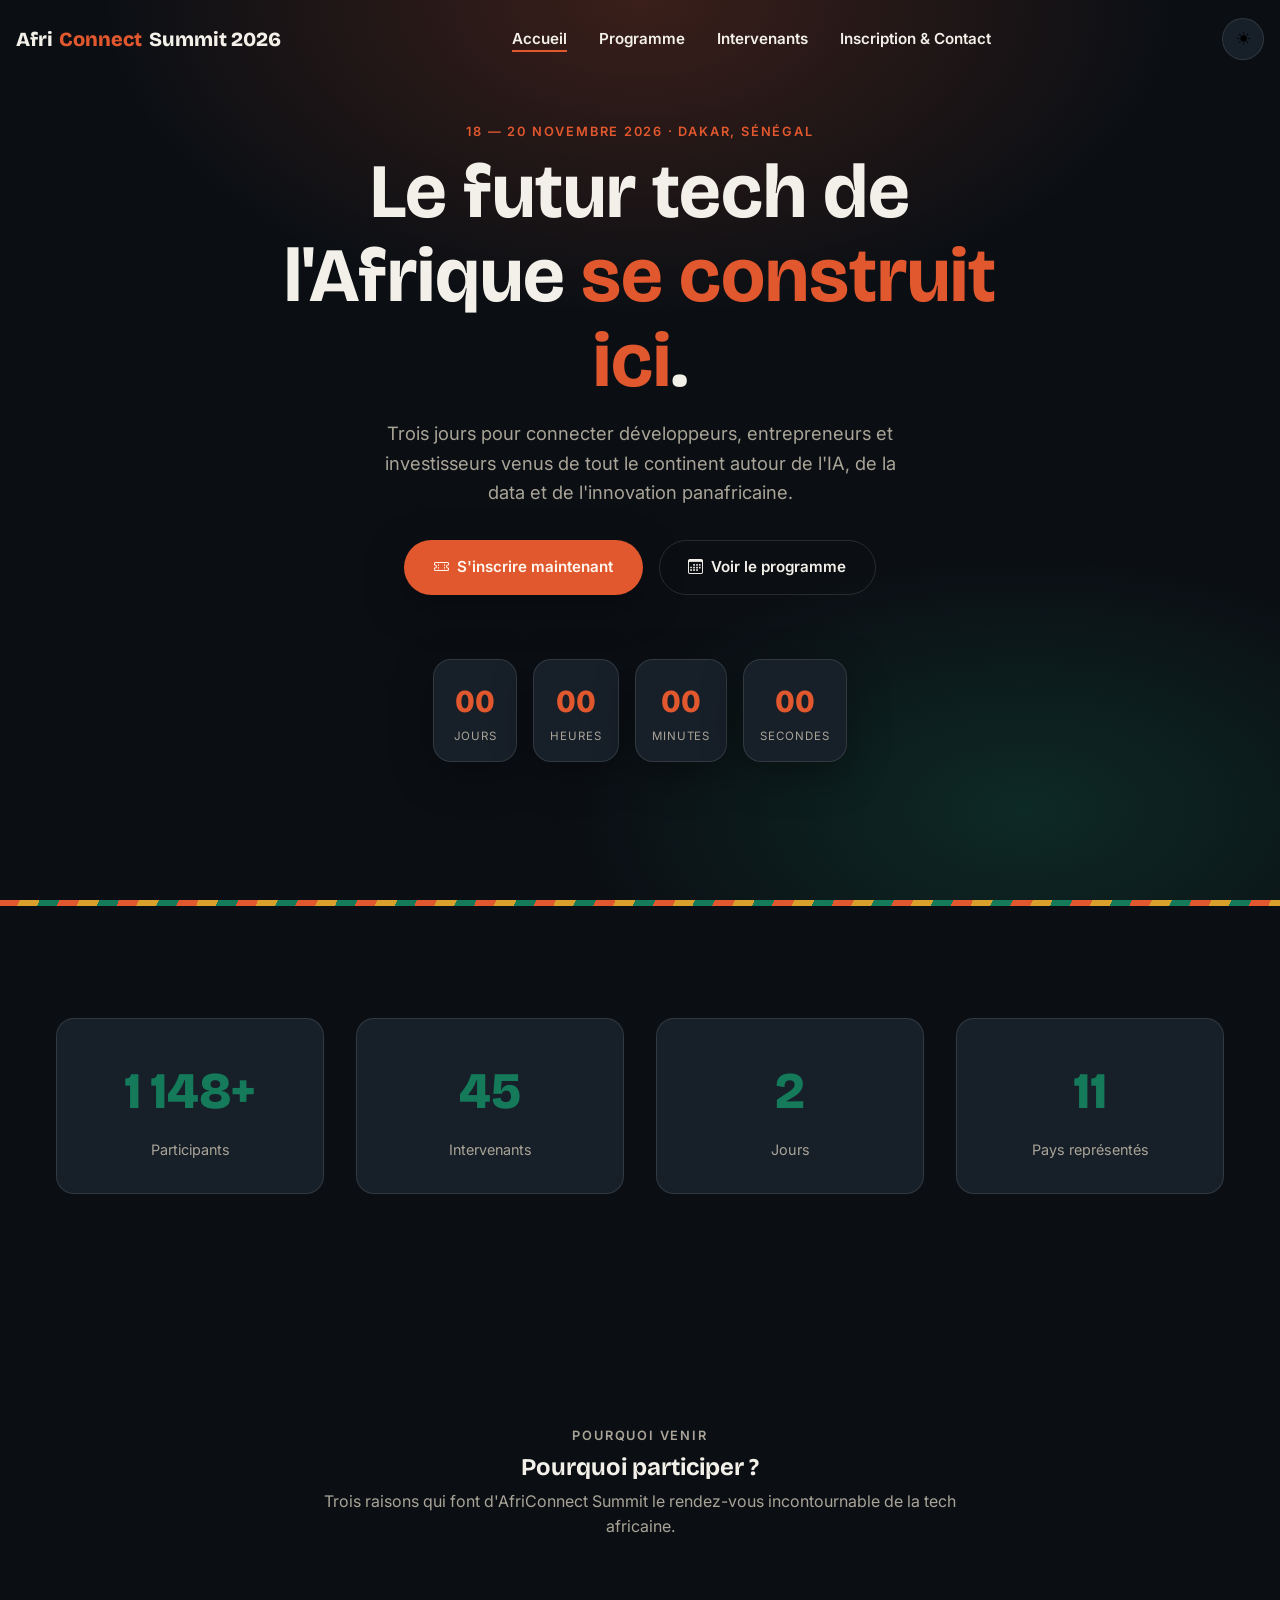
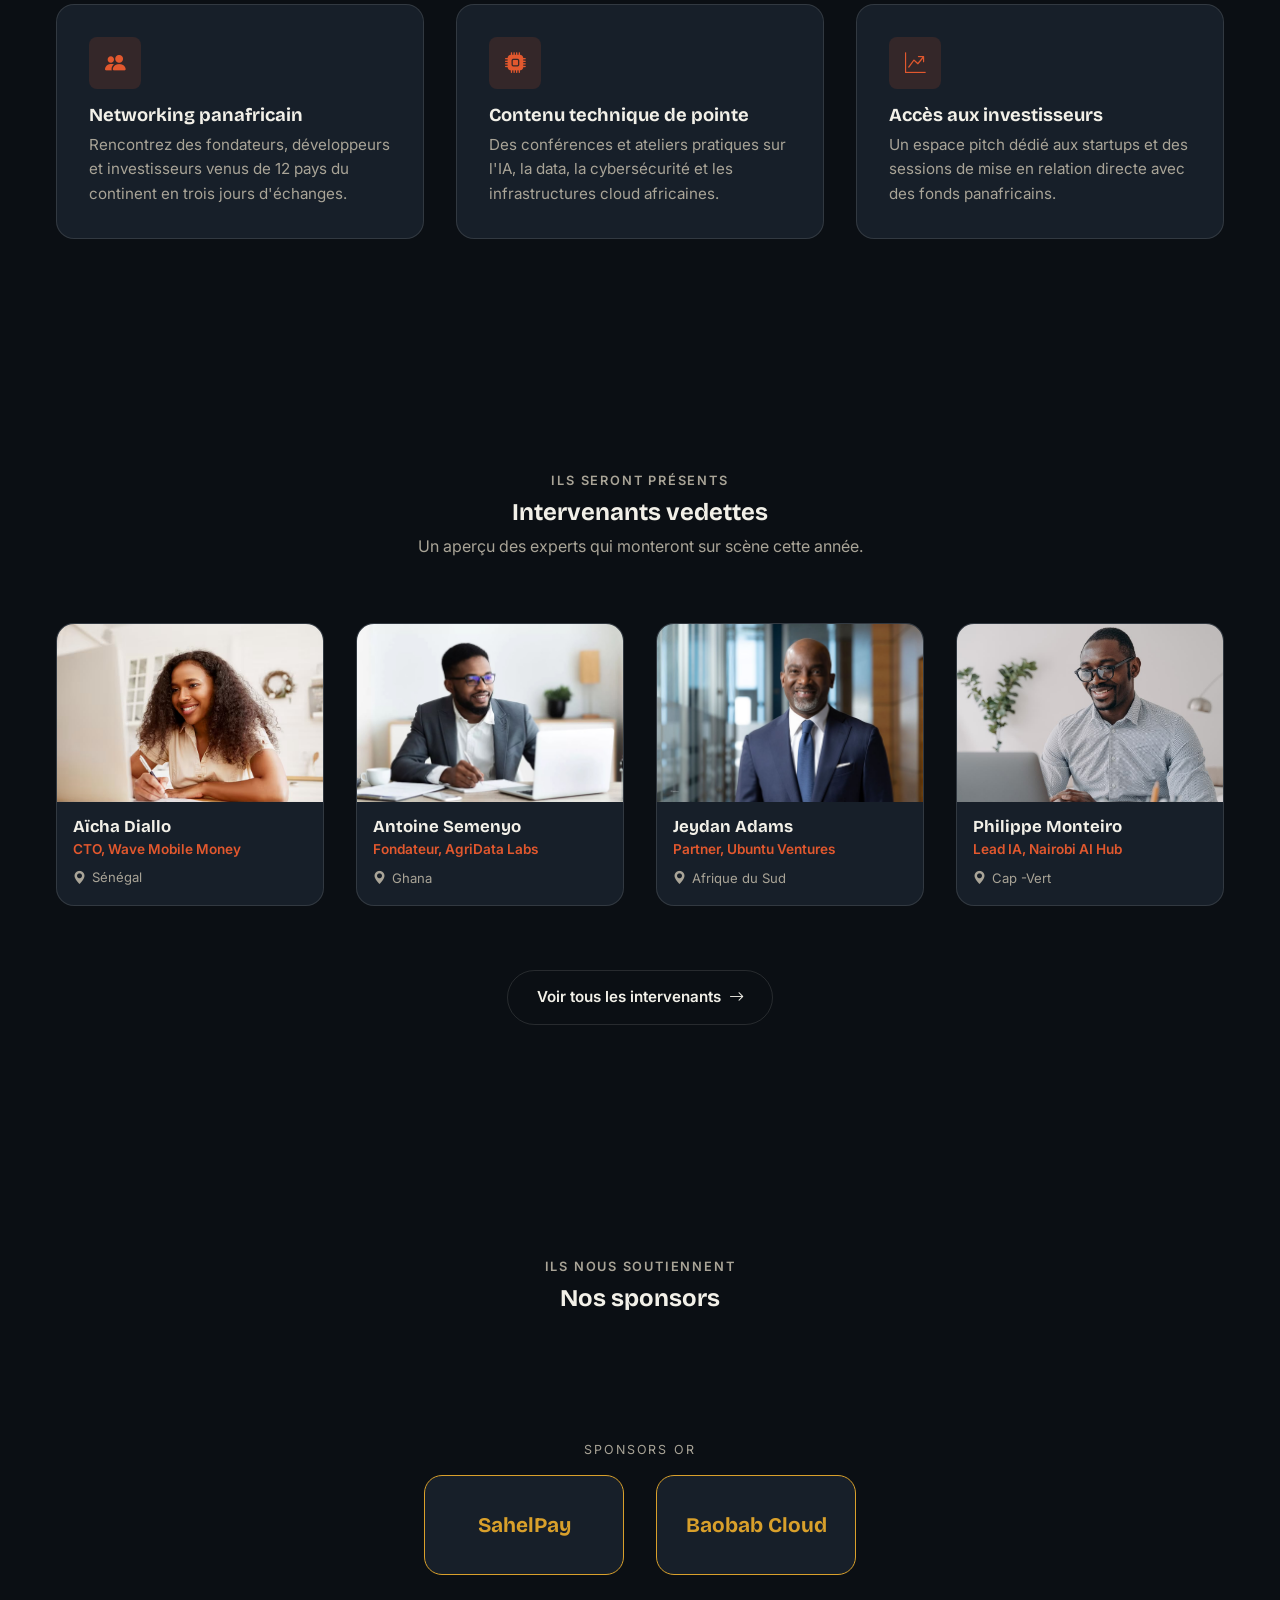
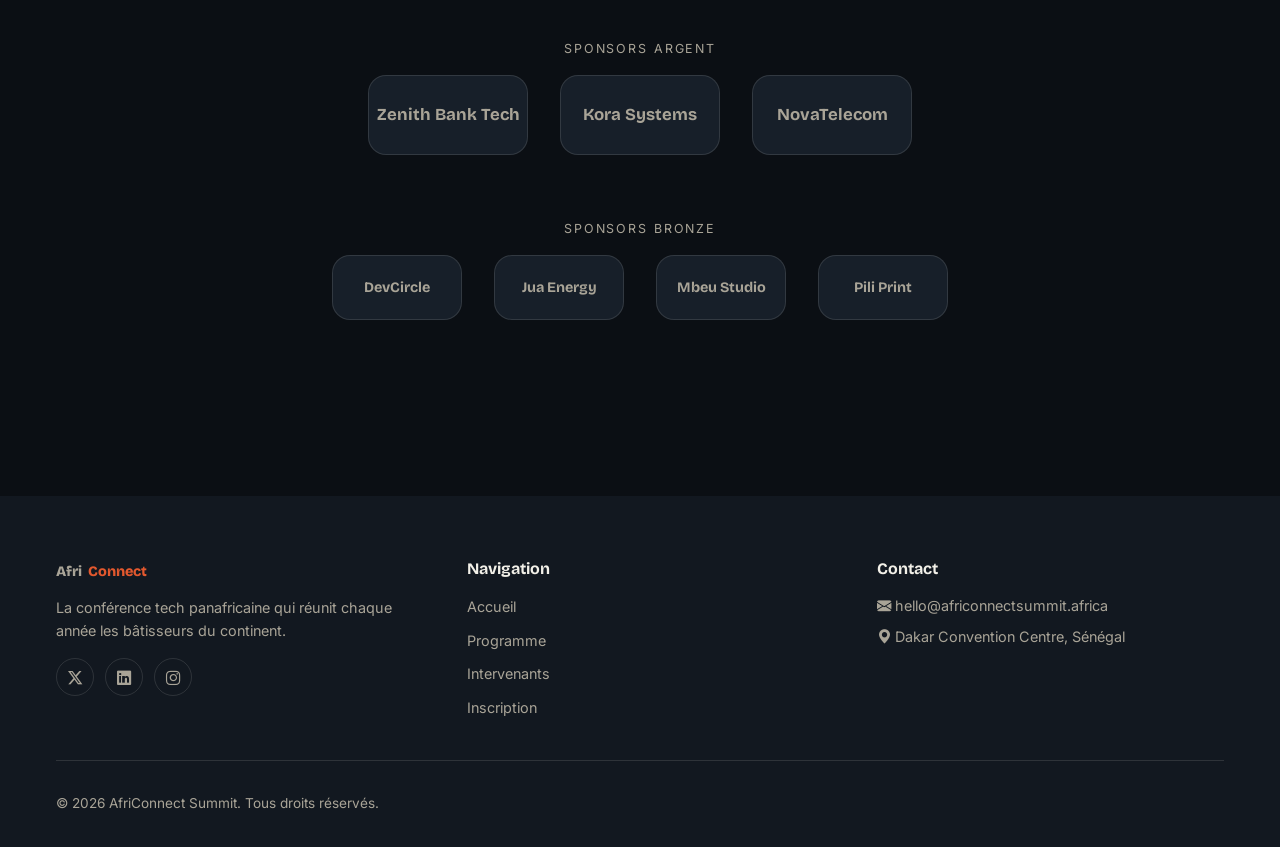
<file: index.html>
<!DOCTYPE html>
<html lang="fr">
<head>
  <meta charset="UTF-8">
  <meta name="viewport" content="width=device-width, initial-scale=1.0">
  <title>AfriConnect Summit 2026 — La conférence tech panafricaine</title>
  <meta name="description" content="AfriConnect Summit 2026 : 3 jours pour connecter développeurs, entrepreneurs et investisseurs du continent africain.">
  <link rel="preconnect" href="https://fonts.googleapis.com">
  <link rel="stylesheet" href="https://cdn.jsdelivr.net/npm/bootstrap-icons@1.11.3/font/bootstrap-icons.css">
  <link rel="stylesheet" href="css/style.css">
</head>
<body>

  <!--  NAVBAR  -->
  <header>
    <nav class="navbar" aria-label="Navigation principale">
      <a href="index.html" class="navbar__logo">Afri<span>Connect</span> Summit 2026</a>

      <ul class="navbar__links">
        <li><a href="index.html" aria-current="page">Accueil</a></li>
        <li><a href="programme.html">Programme</a></li>
        <li><a href="intervenants.html">Intervenants</a></li>
        <li><a href="contact.html">Inscription &amp; Contact</a></li>
      </ul>

      <div class="navbar__actions">
        <button class="theme-toggle" aria-label="Basculer le thème clair / sombre">
          <i class="bi bi-sun-fill" aria-hidden="true"></i>
        </button>
        <button class="hamburger" aria-label="Ouvrir le menu" aria-expanded="false">
          <span></span><span></span><span></span>
        </button>
      </div>
    </nav>
  </header>

  <main>
    <!-- HERO  -->
    <section class="hero">
      <p class="hero__eyebrow eyebrow">18 — 20 novembre 2026 · Dakar, Sénégal</p>
      <h1>Le futur tech de l'Afrique <em>se construit ici</em>.</h1>
      <p class="hero__subtitle">Trois jours pour connecter développeurs, entrepreneurs et investisseurs venus de tout le continent autour de l'IA, de la data et de l'innovation panafricaine.</p>

      <div class="hero__cta">
        <a href="contact.html" class="btn btn--primary"><i class="bi bi-ticket-perforated" aria-hidden="true"></i> S'inscrire maintenant</a>
        <a href="programme.html" class="btn btn--ghost"><i class="bi bi-calendar3" aria-hidden="true"></i> Voir le programme</a>
      </div>

      <div class="countdown" aria-label="Compte à rebours avant la conférence">
        <div class="countdown__item"><div class="countdown__value" id="cd-days">00</div><div class="countdown__label">Jours</div></div>
        <div class="countdown__item"><div class="countdown__value" id="cd-hours">00</div><div class="countdown__label">Heures</div></div>
        <div class="countdown__item"><div class="countdown__value" id="cd-minutes">00</div><div class="countdown__label">Minutes</div></div>
        <div class="countdown__item"><div class="countdown__value" id="cd-seconds">00</div><div class="countdown__label">Secondes</div></div>
      </div>
    </section>

    <div class="woven-divider" aria-hidden="true"></div>

    <!-- CHIFFRES CLÉS  -->
    <section class="container">
      <div class="stats reveal">
        <div class="stats__item">
          <div class="stats__value"><span data-counter="1200">0</span>+</div>
          <p class="stats__label">Participants</p>
        </div>
        <div class="stats__item">
          <div class="stats__value"><span data-counter="48">0</span></div>
          <p class="stats__label">Intervenants</p>
        </div>
        <div class="stats__item">
          <div class="stats__value"><span data-counter="3">0</span></div>
          <p class="stats__label">Jours</p>
        </div>
        <div class="stats__item">
          <div class="stats__value"><span data-counter="12">0</span></div>
          <p class="stats__label">Pays représentés</p>
        </div>
      </div>
    </section>

    <!--  POURQUOI PARTICIPER  -->
    <section class="container">
      <div class="section-header reveal">
        <p class="eyebrow">Pourquoi venir</p>
        <h2>Pourquoi participer ?</h2>
        <p>Trois raisons qui font d'AfriConnect Summit le rendez-vous incontournable de la tech africaine.</p>
      </div>

      <div class="why">
        <article class="why__card reveal">
          <div class="why__icon"><i class="bi bi-people-fill" aria-hidden="true"></i></div>
          <h3>Networking panafricain</h3>
          <p>Rencontrez des fondateurs, développeurs et investisseurs venus de 12 pays du continent en trois jours d'échanges.</p>
        </article>
        <article class="why__card reveal">
          <div class="why__icon"><i class="bi bi-cpu-fill" aria-hidden="true"></i></div>
          <h3>Contenu technique de pointe</h3>
          <p>Des conférences et ateliers pratiques sur l'IA, la data, la cybersécurité et les infrastructures cloud africaines.</p>
        </article>
        <article class="why__card reveal">
          <div class="why__icon"><i class="bi bi-graph-up-arrow" aria-hidden="true"></i></div>
          <h3>Accès aux investisseurs</h3>
          <p>Un espace pitch dédié aux startups et des sessions de mise en relation directe avec des fonds panafricains.</p>
        </article>
      </div>
    </section>

    <!-- INTERVENANTS  -->
    <section class="container">
      <div class="section-header reveal">
        <p class="eyebrow">Ils seront présents</p>
        <h2>Intervenants vedettes</h2>
        <p>Un aperçu des experts qui monteront sur scène cette année.</p>
      </div>

      <div class="speakers-grid">
        <article class="speaker-card reveal">
          <div>
            <img src="images/user1.jpeg" alt="images/user1.jpeg">
          </div>
          <div class="speaker-card__body">
            <h3>Aïcha Diallo</h3>
            <p class="role">CTO, Wave Mobile Money</p>
            <p class="country"><i class="bi bi-geo-alt-fill" aria-hidden="true"></i> Sénégal</p>
          </div>
        </article>
        <article class="speaker-card reveal">
          <div>
            <img src="images/user10.jpeg" alt="images/user10.jpeg">
          </div>
          <div class="speaker-card__body">
            <h3>Antoine Semenyo</h3>
            <p class="role">Fondateur, AgriData Labs</p>
            <p class="country"><i class="bi bi-geo-alt-fill" aria-hidden="true"></i> Ghana</p>
          </div>
        </article>
        <article class="speaker-card reveal">
         <div>
          <img src="images/user6.jpeg" alt="images/user6.jpeg">
         </div>
          <div class="speaker-card__body">
            <h3>Jeydan Adams</h3>
            <p class="role">Partner, Ubuntu Ventures</p>
            <p class="country"><i class="bi bi-geo-alt-fill" aria-hidden="true"></i> Afrique du Sud</p>
          </div>
        </article>
        <article class="speaker-card reveal">
         <div>
          <img src="images/user9.jpeg" alt="images/user9.jpeg">
         </div>
          <div class="speaker-card__body">
            <h3>Philippe Monteiro</h3>
            <p class="role">Lead IA, Nairobi AI Hub</p>
            <p class="country"><i class="bi bi-geo-alt-fill" aria-hidden="true"></i> Cap -Vert</p>
          </div>
        </article>
      </div>

      <div class="speakers-cta reveal">
        <a href="intervenants.html" class="btn btn--ghost">Voir tous les intervenants <i class="bi bi-arrow-right" aria-hidden="true"></i></a>
      </div>
    </section>

    <!--SPONSORS  -->
    <section class="container sponsors">
      <div class="section-header reveal">
        <p class="eyebrow">Ils nous soutiennent</p>
        <h2>Nos sponsors</h2>
      </div>

      <div class="sponsors__tier sponsors__tier--or reveal">
        <p class="sponsors__tier-label">Sponsors Or</p>
        <div class="sponsors__logos">
          <div class="sponsor-badge">SahelPay</div>
          <div class="sponsor-badge">Baobab Cloud</div>
        </div>
      </div>

      <div class="sponsors__tier sponsors__tier--argent reveal">
        <p class="sponsors__tier-label">Sponsors Argent</p>
        <div class="sponsors__logos">
          <div class="sponsor-badge">Zenith Bank Tech</div>
          <div class="sponsor-badge">Kora Systems</div>
          <div class="sponsor-badge">NovaTelecom</div>
        </div>
      </div>

      <div class="sponsors__tier sponsors__tier--bronze reveal">
        <p class="sponsors__tier-label">Sponsors Bronze</p>
        <div class="sponsors__logos">
          <div class="sponsor-badge">DevCircle</div>
          <div class="sponsor-badge">Jua Energy</div>
          <div class="sponsor-badge">Mbeu Studio</div>
          <div class="sponsor-badge">Pili Print</div>
        </div>
      </div>
    </section>
  </main>

  <!--FOOTER-->
  <footer>
    <div class="container">
      <div class="footer__grid">
        <div class="footer__col">
          <a href="index.html" class="navbar__logo">Afri<span style="color:var(--color-primary)">Connect</span></a>
          <p style="margin-top:0.8rem;">La conférence tech panafricaine qui réunit chaque année les bâtisseurs du continent.</p>
          <div class="footer__social">
            <a href="#" aria-label="AfriConnect Summit sur X"><i class="bi bi-twitter-x" aria-hidden="true"></i></a>
            <a href="#" aria-label="AfriConnect Summit sur LinkedIn"><i class="bi bi-linkedin" aria-hidden="true"></i></a>
            <a href="#" aria-label="AfriConnect Summit sur Instagram"><i class="bi bi-instagram" aria-hidden="true"></i></a>
          </div>
        </div>
        <div class="footer__col">
          <h4>Navigation</h4>
          <ul>
            <li><a href="index.html">Accueil</a></li>
            <li><a href="programme.html">Programme</a></li>
            <li><a href="intervenants.html">Intervenants</a></li>
            <li><a href="contact.html">Inscription</a></li>
          </ul>
        </div>
        <div class="footer__col">
          <h4>Contact</h4>
          <p><i class="bi bi-envelope-fill" aria-hidden="true"></i> hello@africonnectsummit.africa</p>
          <p style="margin-top:0.5rem;"><i class="bi bi-geo-alt-fill" aria-hidden="true"></i> Dakar Convention Centre, Sénégal</p>
        </div>
      </div>
      <div class="footer__bottom">
        <p>&copy; <span data-year>2026</span> AfriConnect Summit. Tous droits réservés.</p>
      </div>
    </div>
  </footer>

  <button class="back-to-top" aria-label="Retour en haut de page">
    <i class="bi bi-arrow-up" aria-hidden="true"></i>
  </button>

  <script src="js/main.js"></script>
</body>
</html>
</file>
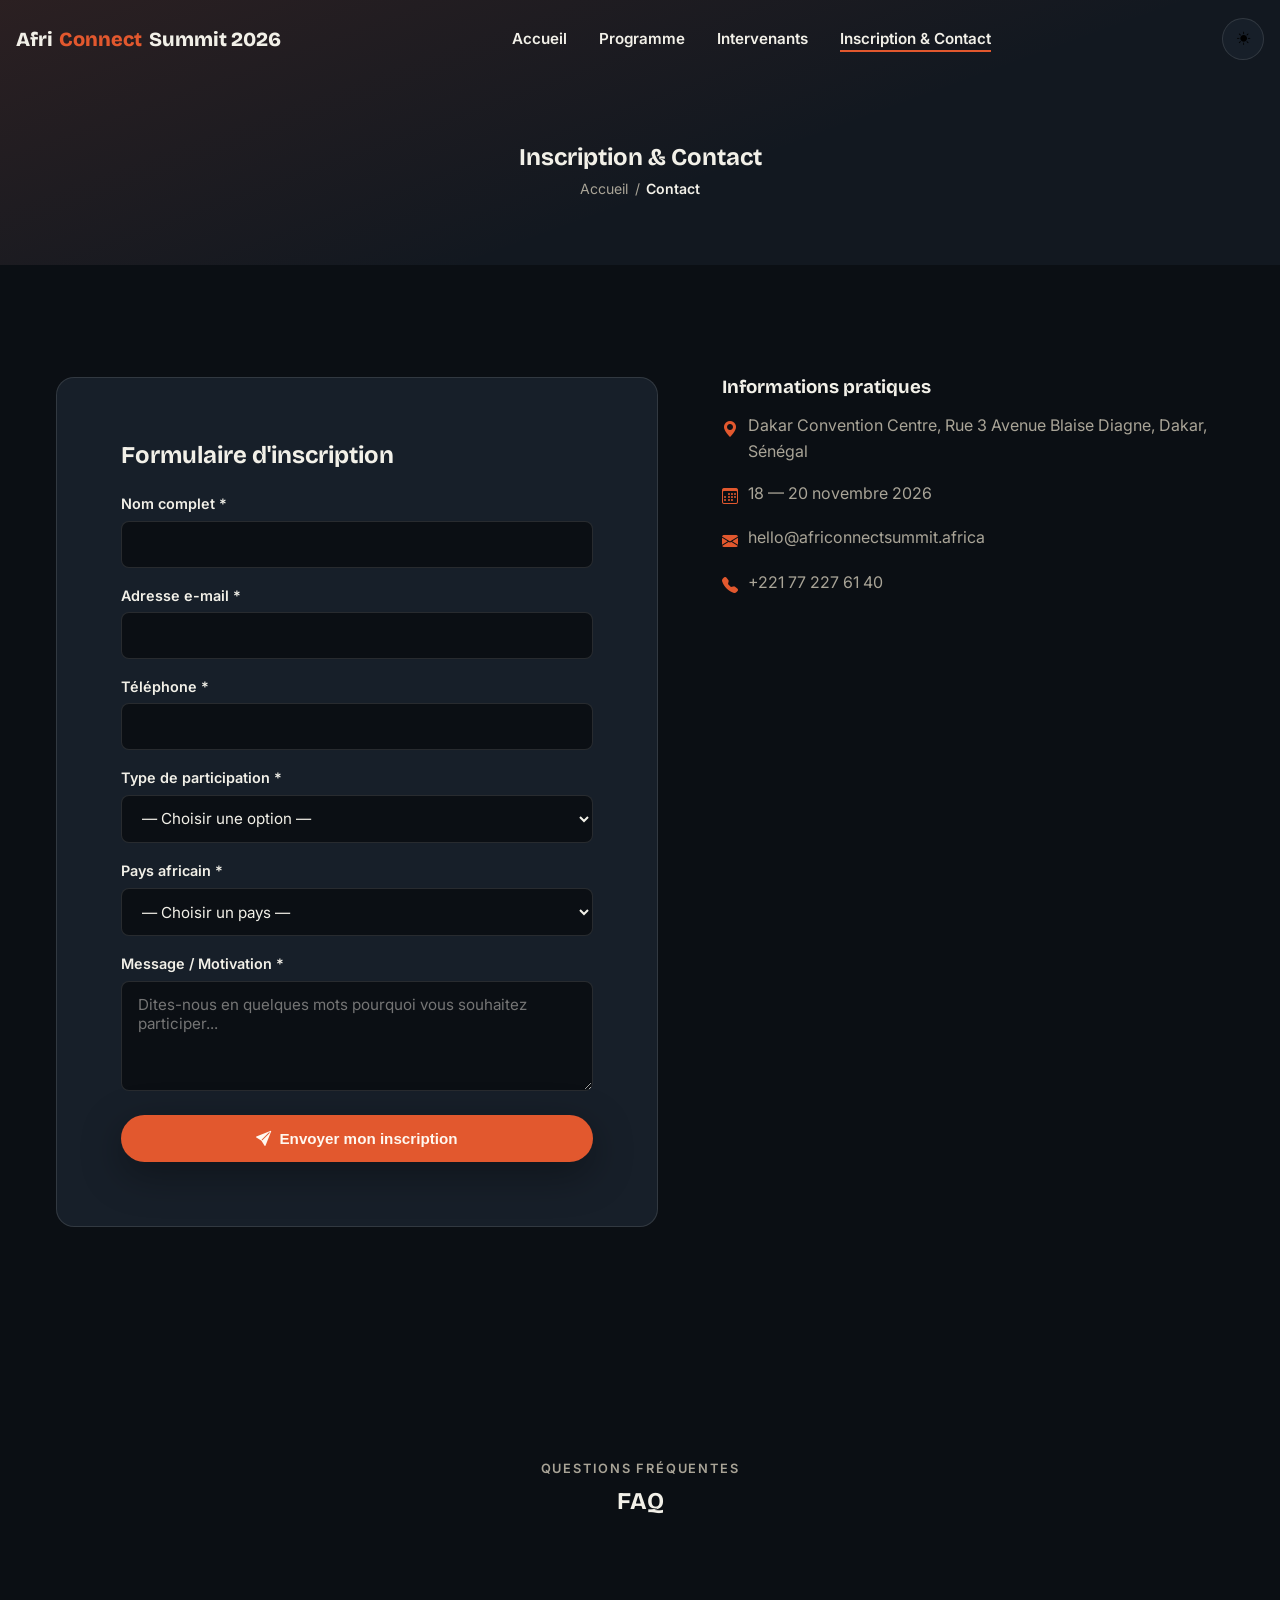
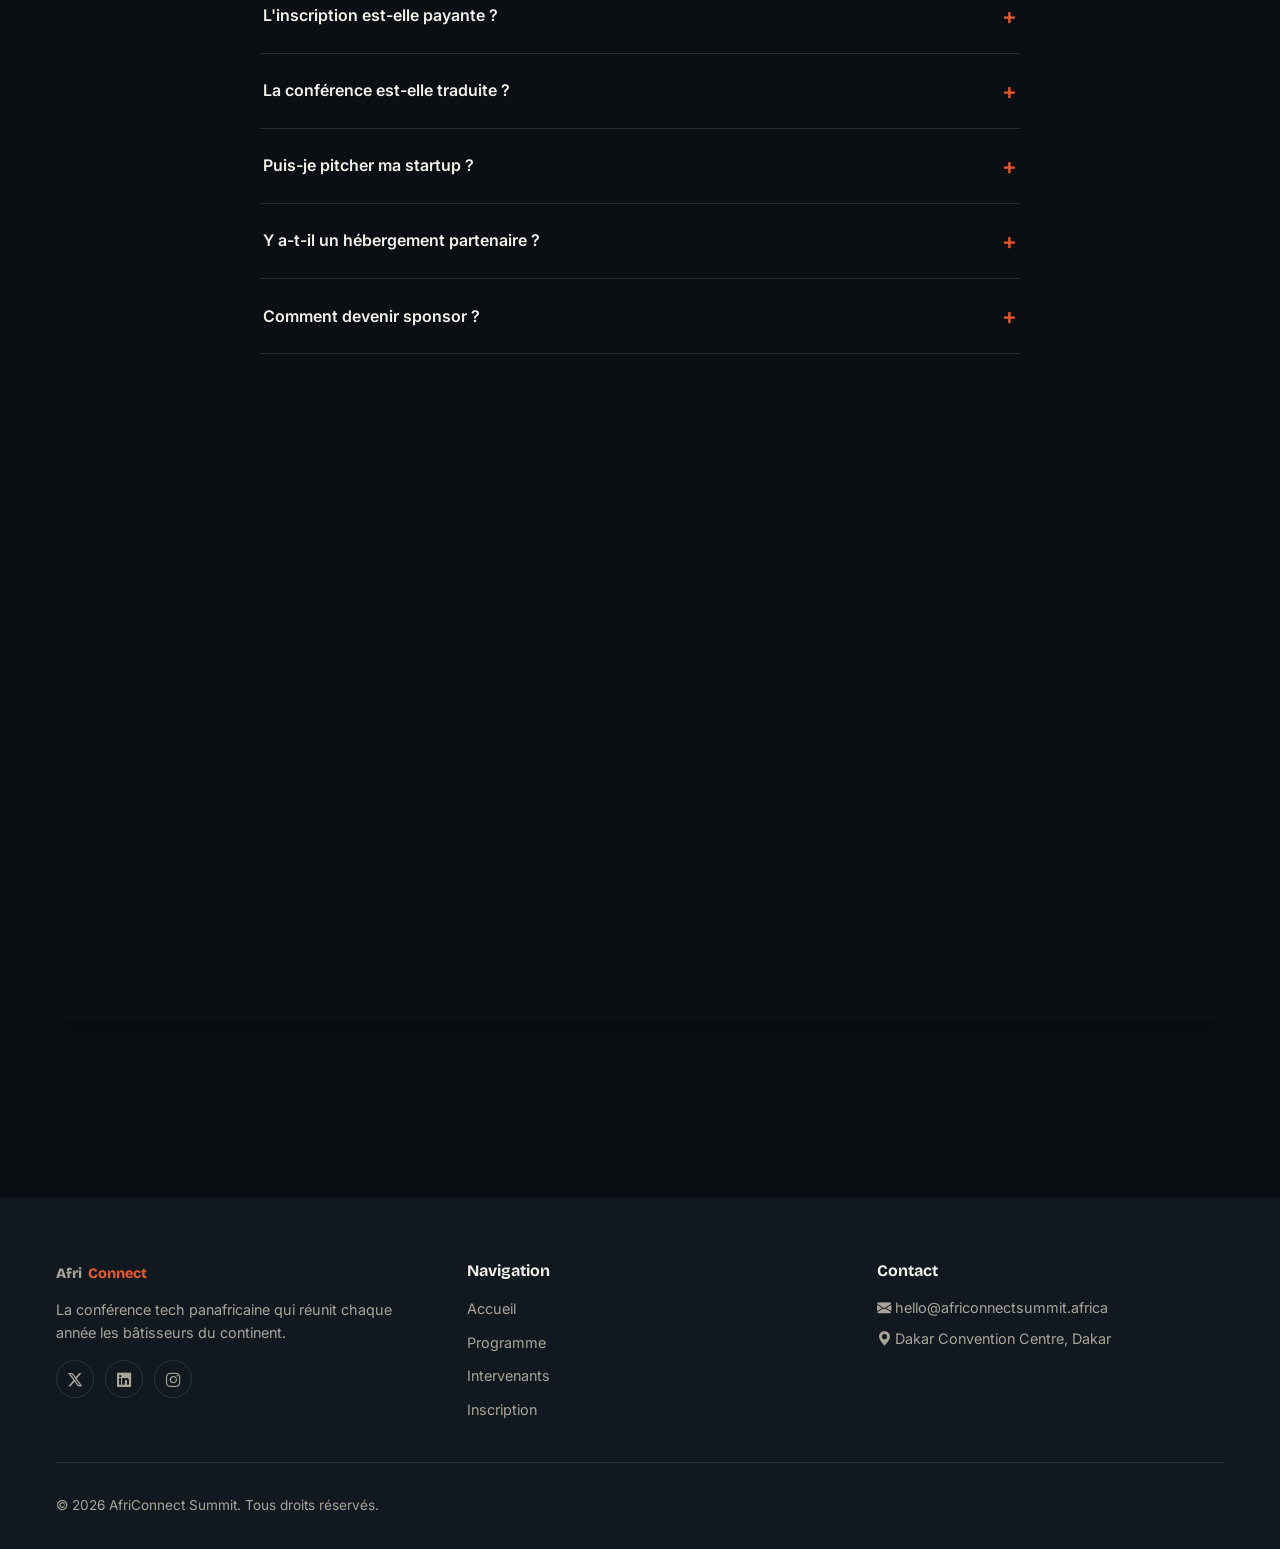
<file: contact.html>
<!DOCTYPE html>
<html lang="fr">
<head>
  <meta charset="UTF-8">
  <meta name="viewport" content="width=device-width, initial-scale=1.0">
  <title>Inscription &amp; Contact — AfriConnect Summit 2026</title>
  <meta name="description" content="Inscrivez-vous à AfriConnect Summit 2026 : formulaire d'inscription, informations pratiques et FAQ.">
  <link rel="stylesheet" href="https://cdn.jsdelivr.net/npm/bootstrap-icons@1.11.3/font/bootstrap-icons.css">
  <link rel="stylesheet" href="css/style.css">
</head>
<body>

  <header>
    <nav class="navbar" aria-label="Navigation principale">
      <a href="index.html" class="navbar__logo">Afri<span>Connect</span> Summit 2026</a>
      <ul class="navbar__links">
        <li><a href="index.html">Accueil</a></li>
        <li><a href="programme.html">Programme</a></li>
        <li><a href="intervenants.html">Intervenants</a></li>
        <li><a href="contact.html" aria-current="page">Inscription &amp; Contact</a></li>
      </ul>
      <div class="navbar__actions">
        <button class="theme-toggle" aria-label="Basculer le thème clair / sombre">
          <i class="bi bi-sun-fill" aria-hidden="true"></i>
        </button>
        <button class="hamburger" aria-label="Ouvrir le menu" aria-expanded="false">
          <span></span><span></span><span></span>
        </button>
      </div>
    </nav>
  </header>

  <main>
    <!--  HERO INTERNE  -->
    <section class="hero-interne">
      <h1>Inscription &amp; Contact</h1>
      <nav class="breadcrumb" aria-label="Fil d'Ariane">
        <a href="index.html">Accueil</a> <span aria-hidden="true">/</span> <span aria-current="page">Contact</span>
      </nav>
    </section>

    <!-- FORMULAIRE D'INSCRIPTION-->
    <section class="container">
      <div class="contact-layout">

        <div class="contact-form reveal--left reveal">
          <h2 style="margin-bottom:1.5rem;">Formulaire d'inscription</h2>

          <p class="form-success" id="form-success" role="status">
            <i class="bi bi-check-circle-fill" aria-hidden="true"></i>
            Votre inscription a bien été envoyée ! Nous revenons vers vous très vite.
          </p>

          <form id="registration-form" novalidate>
            <div class="form-group">
              <label for="fullname">Nom complet *</label>
              <input type="text" id="fullname" name="fullname" required minlength="3" autocomplete="name">
              <p class="form-error">Merci d'indiquer votre nom complet (3 caractères minimum).</p>
            </div>

            <div class="form-group">
              <label for="email">Adresse e-mail *</label>
              <input type="email" id="email" name="email" required autocomplete="email">
              <p class="form-error">Merci de saisir une adresse e-mail valide.</p>
            </div>

            <div class="form-group">
              <label for="phone">Téléphone *</label>
              <input type="tel" id="phone" name="phone" required autocomplete="tel">
              <p class="form-error">Le numéro doit contenir au moins 8 chiffres.</p>
            </div>

            <div class="form-group">
              <label for="participation">Type de participation *</label>
              <select id="participation" name="participation" required>
                <option value="">— Choisir une option —</option>
                <option value="visiteur">Visiteur</option>
                <option value="startup">Startup / Pitch</option>
                <option value="sponsor">Sponsor</option>
                <option value="presse">Presse / Média</option>
                <option value="intervenant">Intervenant</option>
              </select>
              <p class="form-error">Merci de sélectionner un type de participation.</p>
            </div>

            <div class="form-group">
              <label for="country">Pays africain *</label>
              <select id="country" name="country" required>
                <option value="">— Choisir un pays —</option>
                <option value="senegal">Sénégal</option>
                <option value="ghana">Ghana</option>
                <option value="nigeria">Nigeria</option>
                <option value="kenya">Kenya</option>
                <option value="afrique-du-sud">Afrique du Sud</option>
                <option value="cote-ivoire">Côte d'Ivoire</option>
                <option value="maroc">Maroc</option>
                <option value="rwanda">Rwanda</option>
                <option value="egypte">Égypte</option>
                <option value="cameroun">Cameroun</option>
                <option value="tunisie">Tunisie</option>
                <option value="autre">Autre</option>
              </select>
              <p class="form-error">Merci de sélectionner votre pays.</p>
            </div>

            <div class="form-group">
              <label for="message">Message / Motivation *</label>
              <textarea id="message" name="message" required minlength="20" placeholder="Dites-nous en quelques mots pourquoi vous souhaitez participer..."></textarea>
              <p class="form-error">20 caractères minimum pour votre message.</p>
            </div>

            <button type="submit" class="btn btn--primary" style="width:100%; justify-content:center;">
              <i class="bi bi-send-fill" aria-hidden="true"></i> Envoyer mon inscription
            </button>
          </form>
        </div>

        <div class="contact-info reveal--right reveal">
          <h3>Informations pratiques</h3>
          <ul>
            <li><i class="bi bi-geo-alt-fill" aria-hidden="true"></i> Dakar Convention Centre, Rue 3 Avenue Blaise Diagne, Dakar, Sénégal</li>
            <li><i class="bi bi-calendar3" aria-hidden="true"></i> 18 — 20 novembre 2026</li>
            <li><i class="bi bi-envelope-fill" aria-hidden="true"></i> hello@africonnectsummit.africa</li>
            <li><i class="bi bi-telephone-fill" aria-hidden="true"></i> +221 77 227 61 40</li>
          </ul>
        </div>

      </div>
    </section>

    <!-- FAQ  -->
    <section class="container">
      <div class="section-header reveal">
        <p class="eyebrow">Questions fréquentes</p>
        <h2>FAQ</h2>
      </div>

      <div class="faq">
        <div class="faq-item">
          <input type="checkbox" id="faq1">
          <label for="faq1">L'inscription est-elle payante ?</label>
          <p class="faq-answer">L'accès visiteur standard est gratuit sur inscription. Les pass startup et sponsor incluent des options supplémentaires détaillées après inscription.</p>
        </div>
        <div class="faq-item">
          <input type="checkbox" id="faq2">
          <label for="faq2">La conférence est-elle traduite ?</label>
          <p class="faq-answer">Toutes les sessions plénières sont proposées en français et en anglais avec traduction simultanée disponible sur place.</p>
        </div>
        <div class="faq-item">
          <input type="checkbox" id="faq3">
          <label for="faq3">Puis-je pitcher ma startup ?</label>
          <p class="faq-answer">Oui, sélectionnez « Startup / Pitch » dans le formulaire. Un comité évalue les candidatures et confirme la sélection deux semaines avant l'événement.</p>
        </div>
        <div class="faq-item">
          <input type="checkbox" id="faq4">
          <label for="faq4">Y a-t-il un hébergement partenaire ?</label>
          <p class="faq-answer">Une liste d'hôtels partenaires avec tarifs préférentiels est envoyée par e-mail après confirmation de votre inscription.</p>
        </div>
        <div class="faq-item">
          <input type="checkbox" id="faq5">
          <label for="faq5">Comment devenir sponsor ?</label>
          <p class="faq-answer">Sélectionnez « Sponsor » dans le formulaire ou écrivez directement à hello@africonnectsummit.africa pour recevoir notre dossier de partenariat.</p>
        </div>
      </div>
    </section>

    <!--  CARTE GOOGLE MAPS  -->
    <section class="container">
      <div class="map-wrap reveal">
        <iframe
          src="https://www.google.com/maps?q=Dakar%20Convention%20Centre&output=embed"
          title="Localisation de Dakar Convention Centre sur Google Maps"
          loading="lazy"
          referrerpolicy="no-referrer-when-downgrade">
        </iframe>
      </div>
    </section>
  </main>

  <footer>
    <div class="container">
      <div class="footer__grid">
        <div class="footer__col">
          <a href="index.html" class="navbar__logo">Afri<span style="color:var(--color-primary)">Connect</span></a>
          <p style="margin-top:0.8rem;">La conférence tech panafricaine qui réunit chaque année les bâtisseurs du continent.</p>
          <div class="footer__social">
            <a href="#" aria-label="AfriConnect Summit sur X"><i class="bi bi-twitter-x" aria-hidden="true"></i></a>
            <a href="#" aria-label="AfriConnect Summit sur LinkedIn"><i class="bi bi-linkedin" aria-hidden="true"></i></a>
            <a href="#" aria-label="AfriConnect Summit sur Instagram"><i class="bi bi-instagram" aria-hidden="true"></i></a>
          </div>
        </div>
        <div class="footer__col">
          <h4>Navigation</h4>
          <ul>
            <li><a href="index.html">Accueil</a></li>
            <li><a href="programme.html">Programme</a></li>
            <li><a href="intervenants.html">Intervenants</a></li>
            <li><a href="contact.html">Inscription</a></li>
          </ul>
        </div>
        <div class="footer__col">
          <h4>Contact</h4>
          <p><i class="bi bi-envelope-fill" aria-hidden="true"></i> hello@africonnectsummit.africa</p>
          <p style="margin-top:0.5rem;"><i class="bi bi-geo-alt-fill" aria-hidden="true"></i> Dakar Convention Centre, Dakar</p>
        </div>
      </div>
      <div class="footer__bottom">
        <p>&copy; <span data-year>2026</span> AfriConnect Summit. Tous droits réservés.</p>
        
      </div>
    </div>
  </footer>

  <button class="back-to-top" aria-label="Retour en haut de page">
    <i class="bi bi-arrow-up" aria-hidden="true"></i>
  </button>

  <script src="js/main.js"></script>
</body>
</html>
</file>
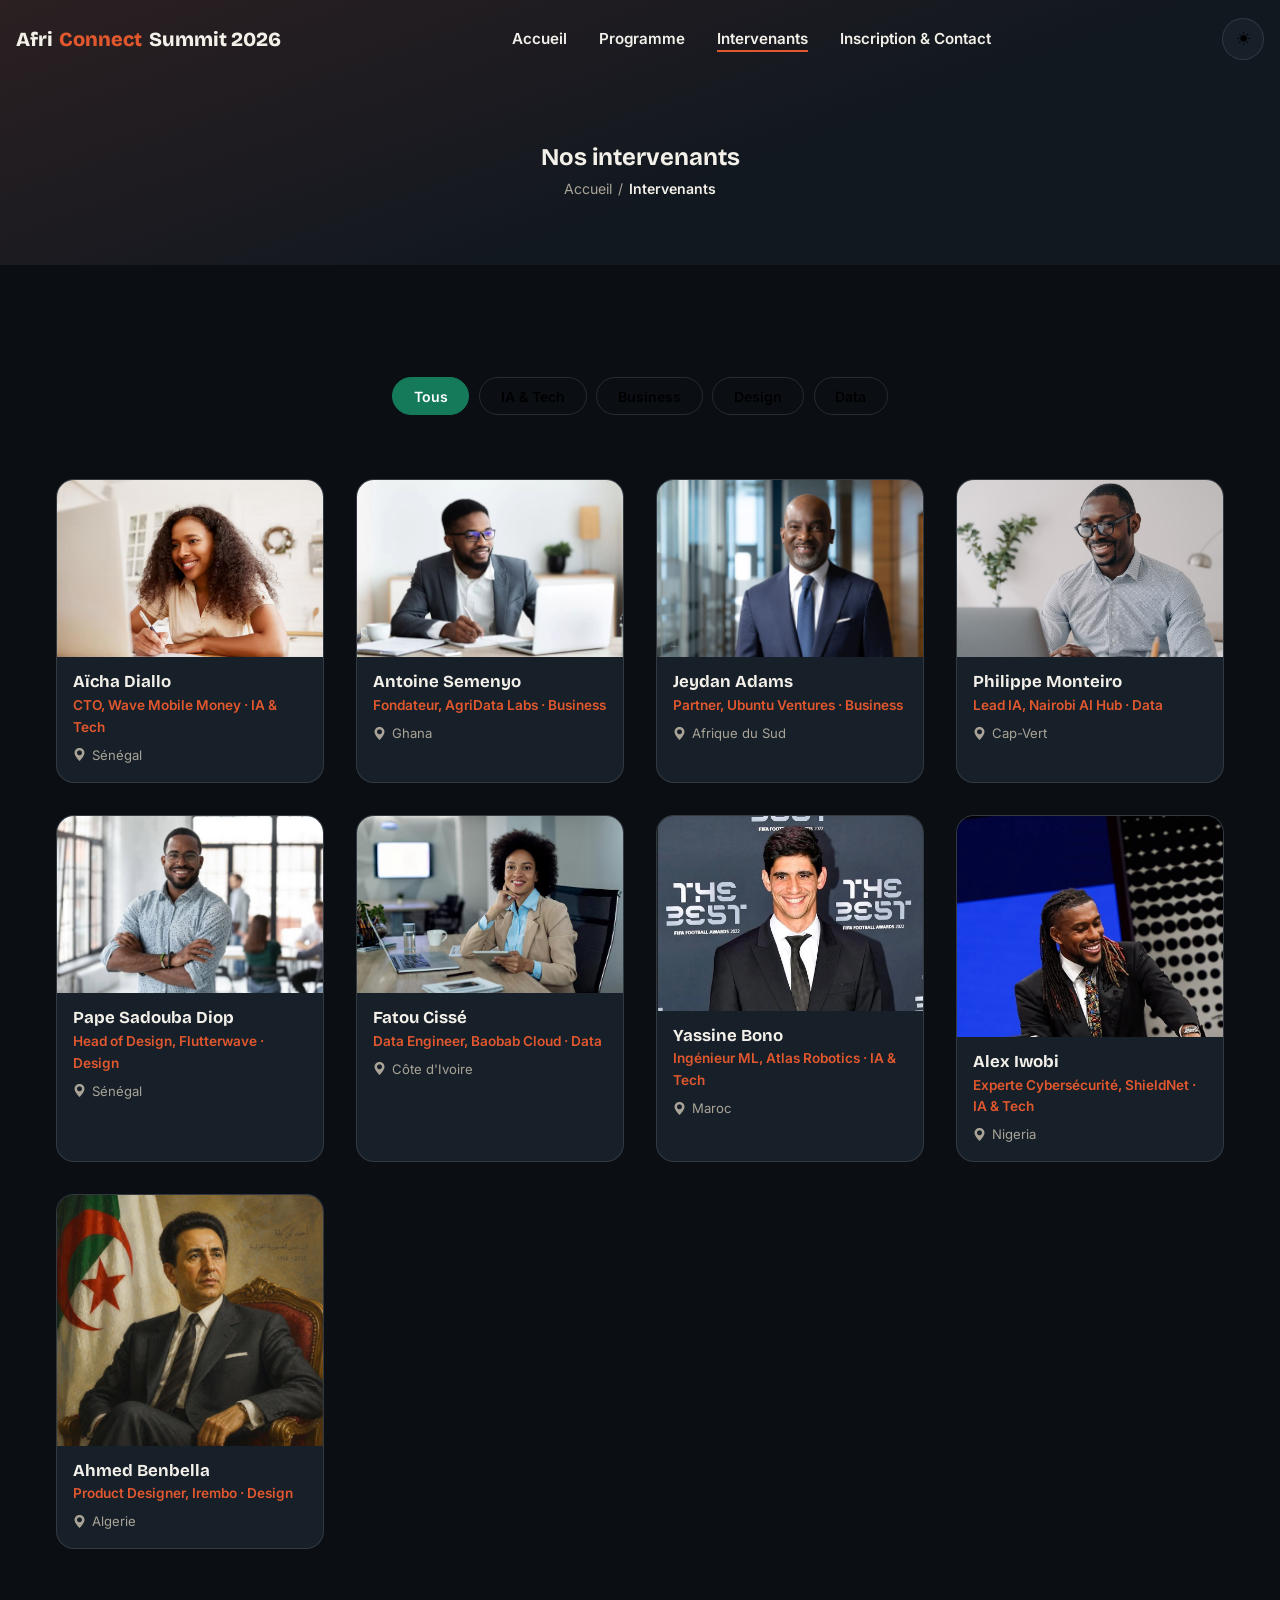
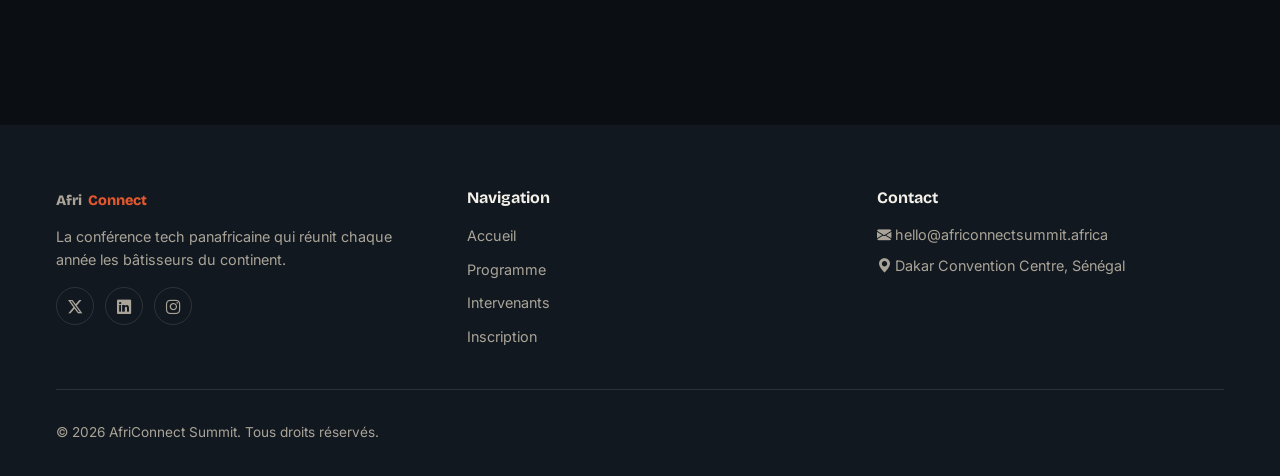
<file: intervenants.html>
<!DOCTYPE html>
<html lang="fr">
<head>
  <meta charset="UTF-8">
  <meta name="viewport" content="width=device-width, initial-scale=1.0">
  <title>Intervenants — AfriConnect Summit 2026</title>
  <meta name="description" content="Découvrez les 48 intervenants d'AfriConnect Summit 2026 : experts IA, entrepreneurs et investisseurs du continent africain.">
  <link rel="stylesheet" href="https://cdn.jsdelivr.net/npm/bootstrap-icons@1.11.3/font/bootstrap-icons.css">
  <link rel="stylesheet" href="css/style.css">
</head>
<body>

  <header>
    <nav class="navbar" aria-label="Navigation principale">
      <a href="index.html" class="navbar__logo">Afri<span>Connect</span> Summit 2026</a>
      <ul class="navbar__links">
        <li><a href="index.html">Accueil</a></li>
        <li><a href="programme.html">Programme</a></li>
        <li><a href="intervenants.html" aria-current="page">Intervenants</a></li>
        <li><a href="contact.html">Inscription &amp; Contact</a></li>
      </ul>
      <div class="navbar__actions">
        <button class="theme-toggle" aria-label="Basculer le thème clair / sombre">
          <i class="bi bi-sun-fill" aria-hidden="true"></i>
        </button>
        <button class="hamburger" aria-label="Ouvrir le menu" aria-expanded="false">
          <span></span><span></span><span></span>
        </button>
      </div>
    </nav>
  </header>

  <main>
    <!--  HERO INTERNE  -->
    <section class="hero-interne">
      <h1>Nos intervenants</h1>
      <nav class="breadcrumb" aria-label="Fil d'Ariane">
        <a href="index.html">Accueil</a> <span aria-hidden="true">/</span> <span aria-current="page">Intervenants</span>
      </nav>
    </section>

    <!--  FILTRAGE DYNAMIQUE  -->
    <section class="container">
      <div class="filters" role="group" aria-label="Filtrer les intervenants par thématique">
        <button class="filter-btn" data-filter="tous" aria-pressed="true">Tous</button>
        <button class="filter-btn" data-filter="ia-tech" aria-pressed="false">IA &amp; Tech</button>
        <button class="filter-btn" data-filter="business" aria-pressed="false">Business</button>
        <button class="filter-btn" data-filter="design" aria-pressed="false">Design</button>
        <button class="filter-btn" data-filter="data" aria-pressed="false">Data</button>
      </div>

      <!-- GRILLE D'INTERVENANTS 9 fictifs -->
      <div class="speakers-grid">
        <article class="speaker-card reveal" data-category="ia-tech">
          <div>
            <img src="images/user1.jpeg" alt="images/user1.jpeg"">
          </div>
          <div class="speaker-card__body">
            <h3>Aïcha Diallo</h3>
            <p class="role">CTO, Wave Mobile Money · IA &amp; Tech</p>
            <p class="country"><i class="bi bi-geo-alt-fill" aria-hidden="true"></i> Sénégal</p>
          </div>
        </article>

        <article class="speaker-card reveal" data-category="business">
          <div>
            <img src="images/user10.jpeg" alt="images/user10.jpeg">
          </div>
          <div class="speaker-card__body">
            <h3>Antoine Semenyo</h3>
            <p class="role">Fondateur, AgriData Labs · Business</p>
            <p class="country"><i class="bi bi-geo-alt-fill" aria-hidden="true"></i> Ghana</p>
          </div>
        </article>

        <article class="speaker-card reveal" data-category="business">
          <div>
            <img src="images/user6.jpeg" alt="images/user6.jpeg">
          </div>
          <div class="speaker-card__body">
            <h3>Jeydan Adams</h3>
            <p class="role">Partner, Ubuntu Ventures · Business</p>
            <p class="country"><i class="bi bi-geo-alt-fill" aria-hidden="true"></i> Afrique du Sud</p>
          </div>
        </article>

        <article class="speaker-card reveal" data-category="data">
          <div>
            <img src="images/user9.jpeg" alt="images/user9.jpeg">
          </div>
          <div class="speaker-card__body">
            <h3>Philippe Monteiro</h3>
            <p class="role">Lead IA, Nairobi AI Hub · Data</p>
            <p class="country"><i class="bi bi-geo-alt-fill" aria-hidden="true"></i> Cap-Vert</p>
          </div>
        </article>

        <article class="speaker-card reveal" data-category="design">
          <div>
            <img src="images/user7.jpeg" alt="images/user7.jpeg">
          </div>
          <div class="speaker-card__body">
            <h3>Pape Sadouba Diop</h3>
            <p class="role">Head of Design, Flutterwave · Design</p>
            <p class="country"><i class="bi bi-geo-alt-fill" aria-hidden="true"></i> Sénégal</p>
          </div>
        </article>

        <article class="speaker-card reveal" data-category="data">
         <div>
          <img src="images/user8.jpeg" alt="images/user8.jpeg">
         </div>
          <div class="speaker-card__body">
            <h3>Fatou Cissé</h3>
            <p class="role">Data Engineer, Baobab Cloud · Data</p>
            <p class="country"><i class="bi bi-geo-alt-fill" aria-hidden="true"></i> Côte d'Ivoire</p>
          </div>
        </article>

        <article class="speaker-card reveal" data-category="ia-tech">
          <div>
            <img src="images/user12.jpeg" alt="images/user12.jpeg">
          </div>
          <div class="speaker-card__body">
            <h3>Yassine Bono</h3>
            <p class="role">Ingénieur ML, Atlas Robotics · IA &amp; Tech</p>
            <p class="country"><i class="bi bi-geo-alt-fill" aria-hidden="true"></i> Maroc</p>
          </div>
        </article>

        <article class="speaker-card reveal" data-category="ia-tech">
         <div>
          <img src="images/user13.jpeg" alt="images/user13.jpeg">
         </div>
          <div class="speaker-card__body">
            <h3>Alex Iwobi</h3>
            <p class="role">Experte Cybersécurité, ShieldNet · IA &amp; Tech</p>
            <p class="country"><i class="bi bi-geo-alt-fill" aria-hidden="true"></i> Nigeria</p>
          </div>
        </article>

        <article class="speaker-card reveal" data-category="design">
          <div>
            <img src="images/user14.jpeg" alt="images/user14.jpeg">
          </div>
          <div class="speaker-card__body">
            <h3>Ahmed Benbella</h3>
            <p class="role">Product Designer, Irembo · Design</p>
            <p class="country"><i class="bi bi-geo-alt-fill" aria-hidden="true"></i> Algerie</p>
          </div>
        </article>
      </div>
    </section>
  </main>

  <footer>
    <div class="container">
      <div class="footer__grid">
        <div class="footer__col">
          <a href="index.html" class="navbar__logo">Afri<span style="color:var(--color-primary)">Connect</span></a>
          <p style="margin-top:0.8rem;">La conférence tech panafricaine qui réunit chaque année les bâtisseurs du continent.</p>
          <div class="footer__social">
            <a href="#" aria-label="AfriConnect Summit sur X"><i class="bi bi-twitter-x" aria-hidden="true"></i></a>
            <a href="#" aria-label="AfriConnect Summit sur LinkedIn"><i class="bi bi-linkedin" aria-hidden="true"></i></a>
            <a href="#" aria-label="AfriConnect Summit sur Instagram"><i class="bi bi-instagram" aria-hidden="true"></i></a>
          </div>
        </div>
        <div class="footer__col">
          <h4>Navigation</h4>
          <ul>
            <li><a href="index.html">Accueil</a></li>
            <li><a href="programme.html">Programme</a></li>
            <li><a href="intervenants.html">Intervenants</a></li>
            <li><a href="contact.html">Inscription</a></li>
          </ul>
        </div>
        <div class="footer__col">
          <h4>Contact</h4>
          <p><i class="bi bi-envelope-fill" aria-hidden="true"></i> hello@africonnectsummit.africa</p>
          <p style="margin-top:0.5rem;"><i class="bi bi-geo-alt-fill" aria-hidden="true"></i> Dakar Convention Centre, Sénégal</p>
        </div>
      </div>
      <div class="footer__bottom">
        <p>&copy; <span data-year>2026</span> AfriConnect Summit. Tous droits réservés.</p>
        
      </div>
    </div>
  </footer>

  <button class="back-to-top" aria-label="Retour en haut de page">
    <i class="bi bi-arrow-up" aria-hidden="true"></i>
  </button>

  <script src="js/main.js"></script>
</body>
</html>
</file>
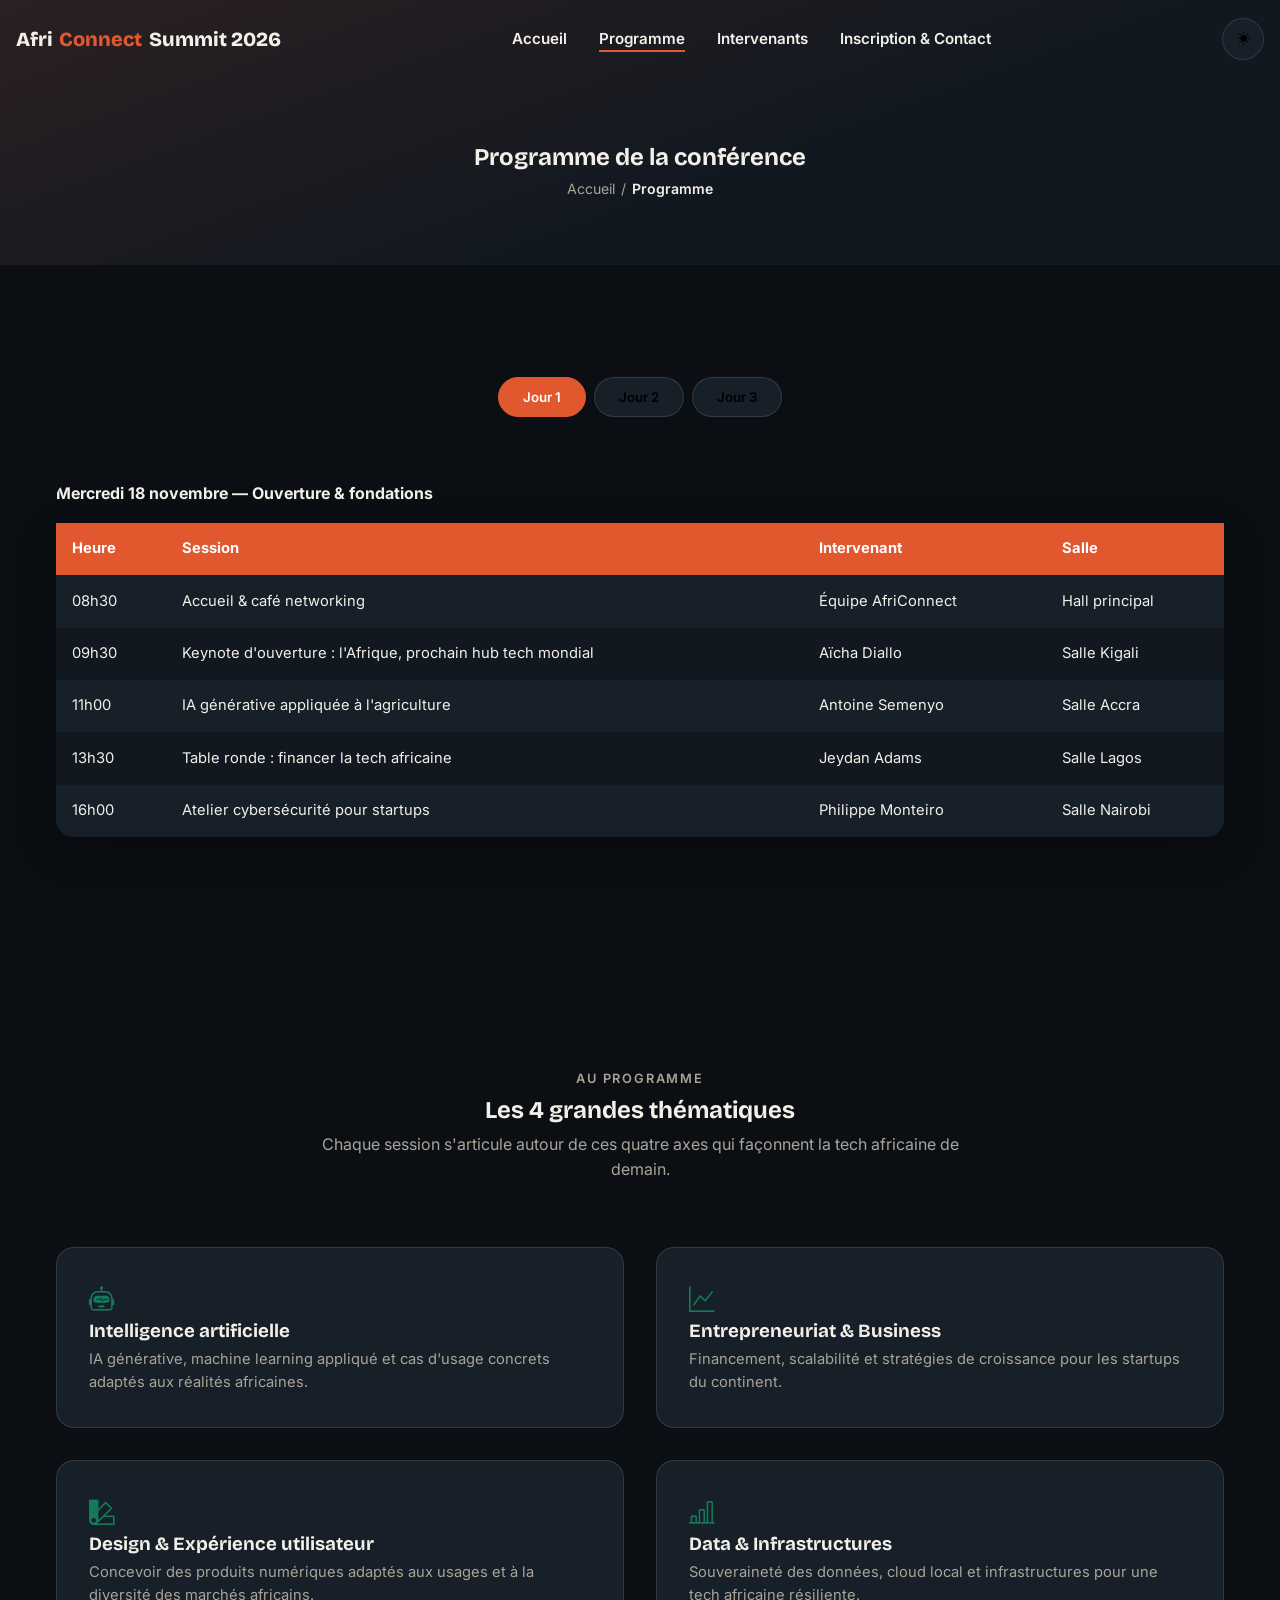
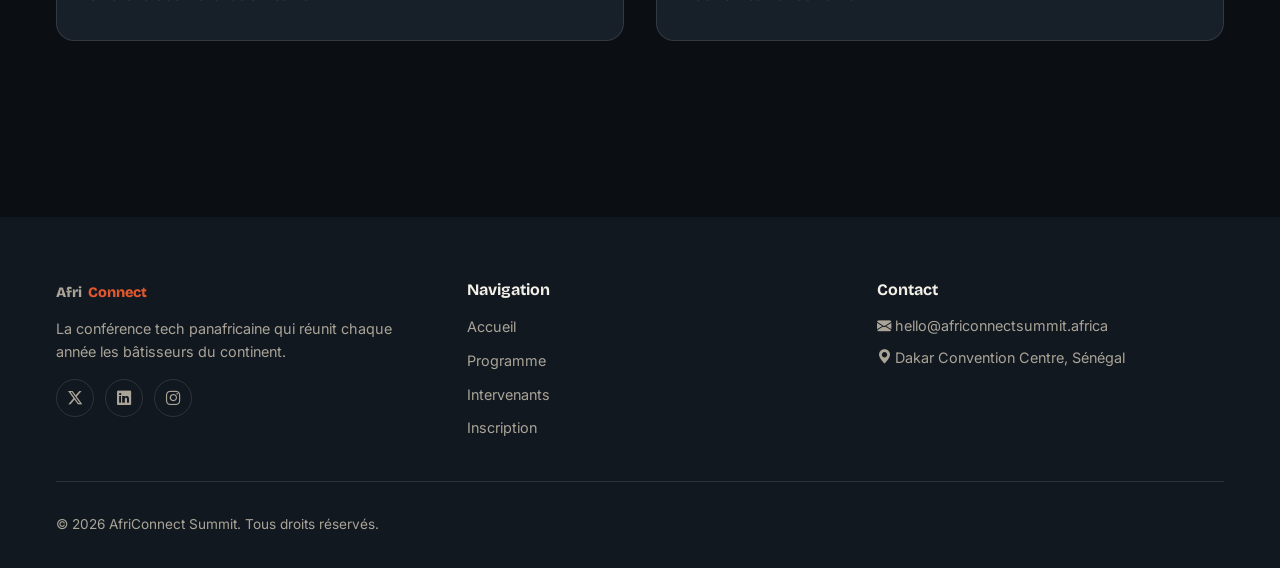
<file: programme.html>
<!DOCTYPE html>
<html lang="fr">
<head>
  <meta charset="UTF-8">
  <meta name="viewport" content="width=device-width, initial-scale=1.0">
  <title>Programme — AfriConnect Summit 2026</title>
  <meta name="description" content="Découvrez le programme complet des 3 jours d'AfriConnect Summit 2026 : sessions, ateliers et thématiques.">
  <link rel="stylesheet" href="https://cdn.jsdelivr.net/npm/bootstrap-icons@1.11.3/font/bootstrap-icons.css">
  <link rel="stylesheet" href="css/style.css">
</head>
<body>

  <header>
    <nav class="navbar" aria-label="Navigation principale">
      <a href="index.html" class="navbar__logo">Afri<span>Connect</span> Summit 2026</a>
      <ul class="navbar__links">
        <li><a href="index.html">Accueil</a></li>
        <li><a href="programme.html" aria-current="page">Programme</a></li>
        <li><a href="intervenants.html">Intervenants</a></li>
        <li><a href="contact.html">Inscription &amp; Contact</a></li>
      </ul>
      <div class="navbar__actions">
        <button class="theme-toggle" aria-label="Basculer le thème clair / sombre">
          <i class="bi bi-sun-fill" aria-hidden="true"></i>
        </button>
        <button class="hamburger" aria-label="Ouvrir le menu" aria-expanded="false">
          <span></span><span></span><span></span>
        </button>
      </div>
    </nav>
  </header>

  <main>
    <!--  HERO INTERNE  -->
    <section class="hero-interne">
      <h1>Programme de la conférence</h1>
      <nav class="breadcrumb" aria-label="Fil d'Ariane">
        <a href="index.html">Accueil</a> <span aria-hidden="true">/</span> <span aria-current="page">Programme</span>
      </nav>
    </section>

    <!--  ONGLETS 3 JOURS  -->
    <section class="container">
      <div class="tabs">
        <div class="tabs__nav" role="tablist" aria-label="Jours de la conférence">
          <button class="tab-btn" role="tab" id="tab-jour1" aria-controls="panel-jour1" aria-selected="true">Jour 1</button>
          <button class="tab-btn" role="tab" id="tab-jour2" aria-controls="panel-jour2" aria-selected="false">Jour 2</button>
          <button class="tab-btn" role="tab" id="tab-jour3" aria-controls="panel-jour3" aria-selected="false">Jour 3</button>
        </div>

        <!-- JOUR 1 -->
        <div class="tab-panel is-active" id="panel-jour1" role="tabpanel" aria-labelledby="tab-jour1">
          <table class="schedule-table">
            <caption>Mercredi 18 novembre — Ouverture &amp; fondations</caption>
            <thead>
              <tr><th scope="col">Heure</th><th scope="col">Session</th><th scope="col">Intervenant</th><th scope="col">Salle</th></tr>
            </thead>
            <tbody>
              <tr><td>08h30</td><td>Accueil &amp; café networking</td><td>Équipe AfriConnect</td><td>Hall principal</td></tr>
              <tr><td>09h30</td><td>Keynote d'ouverture : l'Afrique, prochain hub tech mondial</td><td>Aïcha Diallo</td><td>Salle Kigali</td></tr>
              <tr><td>11h00</td><td>IA générative appliquée à l'agriculture</td><td>Antoine Semenyo</td><td>Salle Accra</td></tr>
              <tr><td>13h30</td><td>Table ronde : financer la tech africaine</td><td>Jeydan Adams</td><td>Salle Lagos</td></tr>
              <tr><td>16h00</td><td>Atelier cybersécurité pour startups</td><td>Philippe Monteiro</td><td>Salle Nairobi</td></tr>
            </tbody>
          </table>
        </div>

        <!-- JOUR 2 -->
        <div class="tab-panel" id="panel-jour2" role="tabpanel" aria-labelledby="tab-jour2">
          <table class="schedule-table">
            <caption>Jeudi 19 novembre — Croissance &amp; scalabilité</caption>
            <thead>
              <tr><th scope="col">Heure</th><th scope="col">Session</th><th scope="col">Intervenant</th><th scope="col">Salle</th></tr>
            </thead>
            <tbody>
              <tr><td>09h00</td><td>Construire une infrastructure cloud panafricaine</td><td>Fatou Cissé</td><td>Salle Kigali</td></tr>
              <tr><td>10h30</td><td>Mobile money &amp; fintech : les leçons du terrain</td><td>Aïcha Diallo</td><td>Salle Accra</td></tr>
              <tr><td>12h00</td><td>Pitchs startups — session 1</td><td>Jury AfriConnect</td><td>Scène principale</td></tr>
              <tr><td>14h30</td><td>UX design pour marchés à faible connectivité</td><td>Pape Sadouba Diop</td><td>Salle Lagos</td></tr>
              <tr><td>16h30</td><td>Data engineering à grande échelle</td><td>Philippe Monteiro</td><td>Salle Nairobi</td></tr>
            </tbody>
          </table>
        </div>

        <!-- JOUR 3 -->
        <div class="tab-panel" id="panel-jour3" role="tabpanel" aria-labelledby="tab-jour3">
          <table class="schedule-table">
            <caption>Vendredi 20 novembre — Impact &amp; clôture</caption>
            <thead>
              <tr><th scope="col">Heure</th><th scope="col">Session</th><th scope="col">Intervenant</th><th scope="col">Salle</th></tr>
            </thead>
            <tbody>
              <tr><td>09h00</td><td>Pitchs startups — finale</td><td>Jury AfriConnect</td><td>Scène principale</td></tr>
              <tr><td>11h00</td><td>IA responsable et souveraineté des données</td><td>Jeydan Adams</td><td>Salle Kigali</td></tr>
              <tr><td>13h00</td><td>Déjeuner networking investisseurs</td><td>—</td><td>Terrasse Baobab</td></tr>
              <tr><td>15h00</td><td>Panel : femmes leaders de la tech africaine</td><td>Antoine Semenyo</td><td>Salle Lagos</td></tr>
              <tr><td>17h00</td><td>Cérémonie de clôture &amp; remise des prix</td><td>Équipe AfriConnect</td><td>Salle Kigali</td></tr>
            </tbody>
          </table>
        </div>
      </div>
    </section>

    <!-- THÉMATIQUES -->
    <section class="container">
      <div class="section-header reveal">
        <p class="eyebrow">Au programme</p>
        <h2>Les 4 grandes thématiques</h2>
        <p>Chaque session s'articule autour de ces quatre axes qui façonnent la tech africaine de demain.</p>
      </div>

      <div class="themes-grid">
        <article class="theme-card reveal">
          <i class="bi bi-robot" aria-hidden="true"></i>
          <h3>Intelligence artificielle</h3>
          <p>IA générative, machine learning appliqué et cas d'usage concrets adaptés aux réalités africaines.</p>
        </article>
        <article class="theme-card reveal">
          <i class="bi bi-graph-up" aria-hidden="true"></i>
          <h3>Entrepreneuriat &amp; Business</h3>
          <p>Financement, scalabilité et stratégies de croissance pour les startups du continent.</p>
        </article>
        <article class="theme-card reveal">
          <i class="bi bi-palette2" aria-hidden="true"></i>
          <h3>Design &amp; Expérience utilisateur</h3>
          <p>Concevoir des produits numériques adaptés aux usages et à la diversité des marchés africains.</p>
        </article>
        <article class="theme-card reveal">
          <i class="bi bi-bar-chart-line" aria-hidden="true"></i>
          <h3>Data &amp; Infrastructures</h3>
          <p>Souveraineté des données, cloud local et infrastructures pour une tech africaine résiliente.</p>
        </article>
      </div>
    </section>
  </main>

  <footer>
    <div class="container">
      <div class="footer__grid">
        <div class="footer__col">
          <a href="index.html" class="navbar__logo">Afri<span style="color:var(--color-primary)">Connect</span></a>
          <p style="margin-top:0.8rem;">La conférence tech panafricaine qui réunit chaque année les bâtisseurs du continent.</p>
          <div class="footer__social">
            <a href="#" aria-label="AfriConnect Summit sur X"><i class="bi bi-twitter-x" aria-hidden="true"></i></a>
            <a href="#" aria-label="AfriConnect Summit sur LinkedIn"><i class="bi bi-linkedin" aria-hidden="true"></i></a>
            <a href="#" aria-label="AfriConnect Summit sur Instagram"><i class="bi bi-instagram" aria-hidden="true"></i></a>
          </div>
        </div>
        <div class="footer__col">
          <h4>Navigation</h4>
          <ul>
            <li><a href="index.html">Accueil</a></li>
            <li><a href="programme.html">Programme</a></li>
            <li><a href="intervenants.html">Intervenants</a></li>
            <li><a href="contact.html">Inscription</a></li>
          </ul>
        </div>
        <div class="footer__col">
          <h4>Contact</h4>
          <p><i class="bi bi-envelope-fill" aria-hidden="true"></i> hello@africonnectsummit.africa</p>
          <p style="margin-top:0.5rem;"><i class="bi bi-geo-alt-fill" aria-hidden="true"></i> Dakar Convention Centre, Sénégal</p>
        </div>
      </div>
      <div class="footer__bottom">
        <p>&copy; <span data-year>2026</span> AfriConnect Summit. Tous droits réservés.</p>
        
      </div>
    </div>
  </footer>

  <button class="back-to-top" aria-label="Retour en haut de page">
    <i class="bi bi-arrow-up" aria-hidden="true"></i>
  </button>

  <script src="js/main.js"></script>
</body>
</html>
</file>
<file: css/style.css>
/* AfriConnect Summit — style.css
   Palette : nuit indienne + or savane + émeraude textile
   Typo : Bricolage Grotesque (titres) / Inter (corps) */

@import url('https://fonts.googleapis.com/css2?family=Bricolage+Grotesque:opsz,wght@12..96,400..800&family=Inter:wght@400;500;600;700&display=swap');

/* 1. VARIABLES CSS (theme clair par défaut, dark via [data-theme="dark"])*/
:root {
  /* Couleurs — mode clair */
  --color-bg: #FBF8F2;
  --color-bg-alt: #F1ECDF;
  --color-surface: #FFFFFF;
  --color-text: #16130F;
  --color-text-muted: #5C574C;
  --color-primary: #E2582E;   /* terracotta savane */
  --color-secondary: #157A5A; /* émeraude textile */
  --color-gold: #D9A02B;      /* or coucher de soleil */
  --color-border: rgba(22, 19, 15, 0.12);

  /* Typo */
  --font-display: 'Bricolage Grotesque', sans-serif;
  --font-body: 'Inter', sans-serif;

  /* Espacements */
  --space-xs: 0.5rem;
  --space-sm: 1rem;
  --space-md: 2rem;
  --space-lg: 4rem;
  --space-xl: 7rem;

  /* Radius */
  --radius-sm: 8px;
  --radius-md: 18px;
  --radius-full: 999px;

  /* Ombres */
  --shadow-soft: 0 12px 40px rgba(22, 19, 15, 0.08);
  --shadow-strong: 0 20px 60px rgba(22, 19, 15, 0.18);

  /* Transitions */
  --transition-fast: 0.2s ease;
  --transition-medium: 0.4s cubic-bezier(0.22, 1, 0.36, 1);
}

[data-theme="dark"] {
  --color-bg: #0B0F14;
  --color-bg-alt: #121820;
  --color-surface: #171F29;
  --color-text: #F2F0E8;
  --color-text-muted: #A9A497;
  --color-border: rgba(242, 240, 232, 0.12);
  --shadow-soft: 0 12px 40px rgba(0, 0, 0, 0.35);
  --shadow-strong: 0 20px 60px rgba(0, 0, 0, 0.5);
}

/* 2. RESET & BASE */
*, *::before, *::after { box-sizing: border-box; margin: 0; padding: 0; }

html { scroll-behavior: smooth; }

body {
  font-family: var(--font-body);
  background: var(--color-bg);
  color: var(--color-text);
  line-height: 1.6;
  transition: background var(--transition-medium), color var(--transition-medium);
  overflow-x: hidden;
}

img { max-width: 100%; display: block; }

a { color: inherit; text-decoration: none; }

ul { list-style: none; }

h1, h2, h3, h4 {
  font-family: var(--font-display);
  line-height: 1.1;
  font-weight: 700;
}

.container {
  width: 100%;
  max-width: 1200px;
  margin-inline: auto;
  padding-inline: var(--space-sm);
}

.eyebrow {
  display: inline-block;
  font-size: 0.8rem;
  letter-spacing: 0.14em;
  text-transform: uppercase;
  color: var(--color-primary);
  font-weight: 600;
  margin-bottom: var(--space-xs);
}

section { padding-block: var(--space-xl); }

/* Bande motif signature — inspirée des liserés textiles, utilisée comme séparateur */
.woven-divider {
  height: 6px;
  background: repeating-linear-gradient(
    115deg,
    var(--color-primary) 0 18px,
    var(--color-gold) 18px 36px,
    var(--color-secondary) 36px 54px
  );
}

/* Focus clavier visible partout */
a:focus-visible, button:focus-visible, input:focus-visible,
select:focus-visible, textarea:focus-visible, summary:focus-visible {
  outline: 3px solid var(--color-gold);
  outline-offset: 2px;
}

@media (prefers-reduced-motion: reduce) {
  *, *::before, *::after {
    animation-duration: 0.001ms !important;
    animation-iteration-count: 1 !important;
    transition-duration: 0.001ms !important;
    scroll-behavior: auto !important;
  }
}

/*   3. NAVBAR (Flexbox #1) */
.navbar {
  position: fixed;
  inset-inline: 0;
  top: 0;
  z-index: 100;
  display: flex;
  align-items: center;
  justify-content: space-between;
  padding: 1.1rem var(--space-sm);
  background: transparent;
  transition: background var(--transition-medium), box-shadow var(--transition-medium), padding var(--transition-medium);
}

.navbar.is-scrolled {
  background: color-mix(in srgb, var(--color-bg) 88%, transparent);
  backdrop-filter: blur(14px);
  box-shadow: var(--shadow-soft);
  padding-block: 0.7rem;
}

.navbar__logo {
  font-family: var(--font-display);
  font-weight: 800;
  font-size: 1.25rem;
  display: flex;
  align-items: center;
  gap: 0.4rem;
}

.navbar__logo span { color: var(--color-primary); }

.navbar__links {
  display: flex;
  align-items: center;
  gap: var(--space-md);
}

.navbar__links a {
  font-weight: 600;
  font-size: 0.95rem;
  position: relative;
  padding-block: 0.25rem;
}

.navbar__links a::after {
  content: "";
  position: absolute;
  left: 0; bottom: 0;
  width: 0%;
  height: 2px;
  background: var(--color-primary);
  transition: width var(--transition-fast);
}

.navbar__links a:hover::after,
.navbar__links a[aria-current="page"]::after { width: 100%; }

.navbar__actions { display: flex; align-items: center; gap: var(--space-sm); }

.theme-toggle {
  width: 42px; height: 42px;
  border-radius: var(--radius-full);
  border: 1px solid var(--color-border);
  background: var(--color-surface);
  display: grid; place-items: center;
  cursor: pointer;
  transition: transform var(--transition-fast), background var(--transition-fast);
}
.theme-toggle:hover { transform: rotate(20deg); }
.theme-toggle i { pointer-events: none; }

.hamburger {
  display: none;
  flex-direction: column;
  gap: 5px;
  width: 42px; height: 42px;
  border: 1px solid var(--color-border);
  border-radius: var(--radius-sm);
  background: var(--color-surface);
  cursor: pointer;
  align-items: center;
  justify-content: center;
}
.hamburger span {
  width: 20px; height: 2px;
  background: var(--color-text);
  transition: transform var(--transition-fast), opacity var(--transition-fast);
}
.hamburger.is-active span:nth-child(1) { transform: translateY(7px) rotate(45deg); }
.hamburger.is-active span:nth-child(2) { opacity: 0; }
.hamburger.is-active span:nth-child(3) { transform: translateY(-7px) rotate(-45deg); }

/*  4. HERO (Accueil) */
.hero {
  min-height: 100vh;
  display: flex;
  flex-direction: column;
  align-items: center;
  justify-content: center;
  text-align: center;
  position: relative;
  padding-top: 6rem;
  background:
    radial-gradient(60% 50% at 50% 0%, color-mix(in srgb, var(--color-primary) 22%, transparent), transparent 70%),
    radial-gradient(50% 40% at 80% 90%, color-mix(in srgb, var(--color-secondary) 25%, transparent), transparent 70%),
    var(--color-bg);
  overflow: hidden;
}

.hero__eyebrow { opacity: 0; animation: fadeUp 0.8s ease forwards 0.1s; }

.hero h1 {
  font-size: clamp(2.6rem, 6vw, 5.2rem);
  max-width: 16ch;
  opacity: 0;
  animation: fadeUp 0.9s ease forwards 0.25s;
}

.hero h1 em {
  font-style: normal;
  color: var(--color-primary);
}

.hero__subtitle {
  margin-top: var(--space-sm);
  font-size: 1.15rem;
  color: var(--color-text-muted);
  max-width: 46ch;
  opacity: 0;
  animation: fadeUp 0.9s ease forwards 0.4s;
}

.hero__cta {
  margin-top: var(--space-md);
  display: flex;
  gap: var(--space-sm);
  flex-wrap: wrap;
  justify-content: center;
  opacity: 0;
  animation: fadeUp 0.9s ease forwards 0.55s;
}

@keyframes fadeUp {
  from { opacity: 0; transform: translateY(24px); }
  to { opacity: 1; transform: translateY(0); }
}

.btn {
  display: inline-flex;
  align-items: center;
  gap: 0.5rem;
  padding: 0.9rem 1.8rem;
  border-radius: var(--radius-full);
  font-weight: 600;
  border: 1px solid transparent;
  cursor: pointer;
  transition: transform var(--transition-fast), box-shadow var(--transition-fast), background var(--transition-fast);
  font-size: 0.95rem;
}
.btn:hover { transform: translateY(-3px); }

.btn--primary {
  background: var(--color-primary);
  color: #FFF8F0;
  box-shadow: var(--shadow-soft);
}
.btn--primary:hover { box-shadow: var(--shadow-strong); }

.btn--ghost {
  background: transparent;
  border-color: var(--color-border);
  color: var(--color-text);
}
.btn--ghost:hover { background: var(--color-surface); }

/* Compte à rebours */
.countdown {
  margin-top: var(--space-lg);
  display: flex;
  gap: var(--space-sm);
  opacity: 0;
  animation: fadeUp 0.9s ease forwards 0.7s;
}

.countdown__item {
  min-width: 84px;
  padding: var(--space-sm);
  background: var(--color-surface);
  border: 1px solid var(--color-border);
  border-radius: var(--radius-md);
  box-shadow: var(--shadow-soft);
}

.countdown__value {
  font-family: var(--font-display);
  font-size: 2rem;
  font-weight: 800;
  color: var(--color-primary);
  font-variant-numeric: tabular-nums;
}

.countdown__label {
  font-size: 0.72rem;
  text-transform: uppercase;
  letter-spacing: 0.08em;
  color: var(--color-text-muted);
}

/* 5. SECTION CHIFFRES CLÉS (Grid #1) */
.stats {
  display: grid;
  grid-template-columns: repeat(4, 1fr);
  gap: var(--space-md);
  text-align: center;
}

.stats__item {
  padding: var(--space-md) var(--space-sm);
  background: var(--color-surface);
  border-radius: var(--radius-md);
  border: 1px solid var(--color-border);
  transition: transform var(--transition-fast), box-shadow var(--transition-fast);
}
.stats__item:hover {
  transform: translateY(-6px) !important;
  box-shadow: var(--shadow-soft);
}

.stats__value {
  font-family: var(--font-display);
  font-size: clamp(2.2rem, 4vw, 3.2rem);
  color: var(--color-secondary);
  font-weight: 800;
}

.stats__label {
  color: var(--color-text-muted);
  font-size: 0.9rem;
  margin-top: 0.3rem;
}

/* Animations générales au scroll (déclenchées en JS via IntersectionObserver) */
.reveal { opacity: 0; transform: translateY(30px); transition: opacity 0.8s ease, transform 0.8s cubic-bezier(0.22,1,0.36,1); }
.reveal.is-visible { opacity: 1; transform: translateY(0); }
.reveal--zoom { transform: scale(0.9); }
.reveal--zoom.is-visible { transform: scale(1); }
.reveal--left { transform: translateX(-40px); }
.reveal--left.is-visible { transform: translateX(0); }
.reveal--right { transform: translateX(40px); }
.reveal--right.is-visible { transform: translateX(0); }

/*   6. SECTION "POURQUOI PARTICIPER" (Flexbox #2)*/
.why {
  display: flex;
  gap: var(--space-md);
  flex-wrap: wrap;
}

.why__card {
  flex: 1 1 280px;
  background: var(--color-surface);
  border: 1px solid var(--color-border);
  border-radius: var(--radius-md);
  padding: var(--space-md);
  transition: transform var(--transition-fast), box-shadow var(--transition-fast);
}
.why__card:hover { transform: translateY(-6px) !important; box-shadow: var(--shadow-soft); }

.why__icon {
  width: 52px; height: 52px;
  border-radius: var(--radius-sm);
  background: color-mix(in srgb, var(--color-primary) 14%, transparent);
  color: var(--color-primary);
  display: grid; place-items: center;
  font-size: 1.3rem;
  margin-bottom: var(--space-sm);
}

.why__card h3 { font-size: 1.15rem; margin-bottom: 0.5rem; }
.why__card p { color: var(--color-text-muted); font-size: 0.95rem; }

/* 7. SECTION HEADER générique */
.section-header { text-align: center; max-width: 640px; margin: 0 auto var(--space-lg); }
.section-header p { color: var(--color-text-muted); margin-top: var(--space-xs); }

/* 8. INTERVENANTS (Grid #2) */
.speakers-grid {
  display: grid;
  grid-template-columns: repeat(4, 1fr);
  gap: var(--space-md);
}

.speaker-card {
  background: var(--color-surface);
  border: 1px solid var(--color-border);
  border-radius: var(--radius-md);
  overflow: hidden;
  transition: transform var(--transition-fast), box-shadow var(--transition-fast);
}
.speaker-card:hover { transform: translateY(-8px) !important; box-shadow: var(--shadow-strong); }

.speaker-card__avatar {
  aspect-ratio: 1;
  display: grid;
  place-items: center;
  font-family: var(--font-display);
  font-size: 2.4rem;
  font-weight: 800;
  color: #fff;
}

.avatar-1 { background: linear-gradient(135deg, #E2582E, #D9A02B); }
.avatar-2 { background: linear-gradient(135deg, #157A5A, #1FA97A); }
.avatar-3 { background: linear-gradient(135deg, #2E4E9E, #5C8AE2); }
.avatar-4 { background: linear-gradient(135deg, #9E3B6E, #E2578C); }
.avatar-5 { background: linear-gradient(135deg, #B0521E, #E2A02E); }
.avatar-6 { background: linear-gradient(135deg, #1E7A6E, #45C2A6); }
.avatar-7 { background: linear-gradient(135deg, #5E3B9E, #8A5CE2); }
.avatar-8 { background: linear-gradient(135deg, #9E1E2E, #E24C4C); }
.avatar-9 { background: linear-gradient(135deg, #2E6E4E, #57A96E); }

.speaker-card__body { padding: var(--space-sm); }
.speaker-card__body h3 { font-size: 1.05rem; }
.speaker-card__body .role { color: var(--color-primary); font-size: 0.85rem; font-weight: 600; margin-top: 0.2rem; }
.speaker-card__body .country { color: var(--color-text-muted); font-size: 0.82rem; margin-top: 0.4rem; display: flex; align-items: center; gap: 0.35rem; }

.speakers-cta { text-align: center; margin-top: var(--space-lg); }

/*  9. SPONSORS (Flexbox ) */
.sponsors {
  display: flex;
  flex-direction: column;
  gap: var(--space-lg);
}

.sponsors__tier { text-align: center; }
.sponsors__tier-label {
  font-size: 0.78rem;
  text-transform: uppercase;
  letter-spacing: 0.15em;
  color: var(--color-text-muted);
  margin-bottom: var(--space-sm);
}

.sponsors__logos { display: flex; flex-wrap: wrap; justify-content: center; gap: var(--space-md); }

.sponsor-badge {
  display: grid;
  place-items: center;
  background: var(--color-surface);
  border: 1px solid var(--color-border);
  border-radius: var(--radius-md);
  font-family: var(--font-display);
  font-weight: 700;
  color: var(--color-text-muted);
}

.sponsors__tier--or .sponsor-badge { width: 200px; height: 100px; font-size: 1.3rem; color: var(--color-gold); border-color: var(--color-gold); }
.sponsors__tier--argent .sponsor-badge { width: 160px; height: 80px; font-size: 1.05rem; }
.sponsors__tier--bronze .sponsor-badge { width: 130px; height: 65px; font-size: 0.9rem; }

/* 10. FOOTER (Flexbox ) */
footer {
  background: var(--color-bg-alt);
  padding-block: var(--space-lg) var(--space-md);
  margin-top: var(--space-lg);
}

.footer__grid {
  display: flex;
  flex-wrap: wrap;
  gap: var(--space-lg);
  justify-content: space-between;
  padding-bottom: var(--space-md);
  border-bottom: 1px solid var(--color-border);
}

.footer__col { flex: 1 1 220px; }
.footer__col h4 { margin-bottom: var(--space-sm); font-size: 1rem; }
.footer__col p, .footer__col a { color: var(--color-text-muted); font-size: 0.9rem; }
.footer__col ul li { margin-bottom: 0.5rem; }
.footer__col ul a:hover { color: var(--color-primary); }

.footer__social { display: flex; gap: 0.7rem; margin-top: var(--space-sm); }
.footer__social a {
  width: 38px; height: 38px;
  border-radius: var(--radius-full);
  border: 1px solid var(--color-border);
  display: grid; place-items: center;
  transition: background var(--transition-fast), color var(--transition-fast);
}
.footer__social a:hover { background: var(--color-primary); color: #fff; }

.footer__bottom {
  display: flex;
  justify-content: space-between;
  align-items: center;
  flex-wrap: wrap;
  gap: var(--space-sm);
  padding-top: var(--space-md);
  font-size: 0.85rem;
  color: var(--color-text-muted);
}

.back-to-top {
  position: fixed;
  right: var(--space-sm);
  bottom: var(--space-sm);
  width: 48px; height: 48px;
  border-radius: var(--radius-full);
  background: var(--color-primary);
  color: #fff;
  border: none;
  display: grid;
  place-items: center;
  cursor: pointer;
  box-shadow: var(--shadow-strong);
  opacity: 0;
  visibility: hidden;
  transform: translateY(20px);
  transition: opacity var(--transition-fast), transform var(--transition-fast), visibility var(--transition-fast);
  z-index: 90;
}
.back-to-top.is-visible { opacity: 1; visibility: visible; transform: translateY(0); }

/*  11. HERO INTERNE (pages secondaires) */
.hero-interne {
  padding-top: 9rem;
  padding-bottom: var(--space-lg);
  text-align: center;
  background: linear-gradient(160deg, color-mix(in srgb, var(--color-primary) 12%, transparent), transparent 60%), var(--color-bg-alt);
}

.breadcrumb {
  display: flex;
  justify-content: center;
  gap: 0.4rem;
  font-size: 0.88rem;
  color: var(--color-text-muted);
  margin-top: var(--space-xs);
}
.breadcrumb a:hover { color: var(--color-primary); }
.breadcrumb span[aria-current] { color: var(--color-text); font-weight: 600; }

/* 12. PROGRAMME — onglets */
.tabs__nav {
  display: flex;
  justify-content: center;
  gap: var(--space-xs);
  margin-bottom: var(--space-lg);
  flex-wrap: wrap;
}

.tab-btn {
  padding: 0.7rem 1.5rem;
  border-radius: var(--radius-full);
  border: 1px solid var(--color-border);
  background: var(--color-surface);
  cursor: pointer;
  font-weight: 600;
  font-family: var(--font-body);
  transition: background var(--transition-fast), color var(--transition-fast);
}
.tab-btn[aria-selected="true"] { background: var(--color-primary); color: #fff; border-color: var(--color-primary); }

.tab-panel { display: none; }
.tab-panel.is-active { display: block; }

.schedule-table { width: 100%; border-collapse: collapse; overflow: hidden; border-radius: var(--radius-md); box-shadow: var(--shadow-soft); }
.schedule-table caption { text-align: left; padding-bottom: var(--space-sm); font-weight: 700; }
.schedule-table th, .schedule-table td { padding: 0.9rem 1rem; text-align: left; font-size: 0.92rem; }
.schedule-table thead th { background: var(--color-primary); color: #fff; }
.schedule-table tbody tr { background: var(--color-surface); }
.schedule-table tbody tr:nth-child(even) { background: var(--color-bg-alt); }
.schedule-table tbody tr:hover { background: color-mix(in srgb, var(--color-primary) 10%, var(--color-surface)); }

/* Thématiques (Grid) */
.themes-grid {
  display: grid;
  grid-template-columns: repeat(2, 1fr);
  gap: var(--space-md);
}
.theme-card {
  background: var(--color-surface);
  border: 1px solid var(--color-border);
  border-radius: var(--radius-md);
  padding: var(--space-md);
  transition: transform var(--transition-fast), box-shadow var(--transition-fast);
}
.theme-card:hover {
  transform: translateY(-6px) !important;
  box-shadow: var(--shadow-soft);
}
.theme-card i { font-size: 1.6rem; color: var(--color-secondary); margin-bottom: var(--space-xs); }
.theme-card h3 { margin-bottom: 0.4rem; }
.theme-card p { color: var(--color-text-muted); font-size: 0.92rem; }

/* 13. INTERVENANTS — filtres */
.filters { display: flex; justify-content: center; gap: 0.6rem; flex-wrap: wrap; margin-bottom: var(--space-lg); }
.filter-btn {
  padding: 0.6rem 1.3rem;
  border-radius: var(--radius-full);
  border: 1px solid var(--color-border);
  background: transparent;
  cursor: pointer;
  font-family: var(--font-body);
  font-weight: 600;
  font-size: 0.88rem;
  transition: background var(--transition-fast), color var(--transition-fast);
}
.filter-btn[aria-pressed="true"] { background: var(--color-secondary); color: #fff; border-color: var(--color-secondary); }
.speaker-card.is-hidden { display: none; }

/* . CONTACT — formulaire (Flexbox)*/
.contact-layout {
  display: flex;
  gap: var(--space-lg);
  flex-wrap: wrap;
  align-items: flex-start;
}

.contact-form { flex: 1 1 420px; background: var(--color-surface); border: 1px solid var(--color-border); border-radius: var(--radius-md); padding: var(--space-lg); }
.contact-info { flex: 1 1 320px; }
.contact-info h3 { margin-bottom: var(--space-sm); }
.contact-info ul li { display: flex; gap: 0.6rem; margin-bottom: var(--space-sm); color: var(--color-text-muted); }
.contact-info ul li i { color: var(--color-primary); margin-top: 0.2rem; }

.form-group { margin-bottom: var(--space-sm); }
.form-group label { display: block; font-weight: 600; font-size: 0.9rem; margin-bottom: 0.35rem; }
.form-group input, .form-group select, .form-group textarea {
  width: 100%;
  padding: 0.8rem 1rem;
  border-radius: var(--radius-sm);
  border: 1.5px solid var(--color-border);
  background: var(--color-bg);
  color: var(--color-text);
  font-family: var(--font-body);
  font-size: 0.95rem;
  transition: border-color var(--transition-fast);
}
.form-group input:focus, .form-group select:focus, .form-group textarea:focus { border-color: var(--color-primary); }
.form-group textarea { resize: vertical; min-height: 110px; }

.form-group.is-valid input, .form-group.is-valid select, .form-group.is-valid textarea { border-color: var(--color-secondary); }
.form-group.is-invalid input, .form-group.is-invalid select, .form-group.is-invalid textarea { border-color: #D64545; }
.form-error { display: none; color: #D64545; font-size: 0.8rem; margin-top: 0.3rem; }
.form-group.is-invalid .form-error { display: block; }

.form-success {
  display: none;
  background: color-mix(in srgb, var(--color-secondary) 15%, transparent);
  border: 1px solid var(--color-secondary);
  color: var(--color-secondary);
  padding: var(--space-sm);
  border-radius: var(--radius-sm);
  margin-bottom: var(--space-sm);
  font-weight: 600;
}
.form-success.is-visible { display: block; }

/*   15. FAQ — accordéon CSS pur (:focus-within / :checked)*/
.faq { max-width: 760px; margin: 0 auto; }
.faq-item {
  border-bottom: 1px solid var(--color-border);
}
.faq-item input[type="checkbox"] { display: none; }

.faq-item label {
  display: flex;
  justify-content: space-between;
  align-items: center;
  padding: 1.2rem 0.2rem;
  cursor: pointer;
  font-weight: 600;
}
.faq-item label::after {
  content: "+";
  font-size: 1.4rem;
  color: var(--color-primary);
  transition: transform var(--transition-fast);
}
.faq-item input:checked ~ label::after { transform: rotate(45deg); }

.faq-answer {
  max-height: 0;
  overflow: hidden;
  transition: max-height var(--transition-medium), padding var(--transition-medium);
  color: var(--color-text-muted);
  font-size: 0.94rem;
}
.faq-item input:checked ~ .faq-answer {
  max-height: 220px;
  padding-bottom: 1.2rem;
}

/* Carte Google Maps */
.map-wrap { margin-top: var(--space-lg); border-radius: var(--radius-md); overflow: hidden; box-shadow: var(--shadow-soft); }
.map-wrap iframe { width: 100%; height: 380px; border: 0; display: block; }

/* 16. RESPONSIVE — mobile (375px), tablette (768px), desktop (1200px+)*/
@media (max-width: 1199px) {
  .speakers-grid { grid-template-columns: repeat(2, 1fr); }
  .stats { grid-template-columns: repeat(2, 1fr); }
}

@media (max-width: 767px) {
  .navbar__links { display: none; }
  .navbar__links.is-open {
    display: flex;
    position: absolute;
    top: 100%; left: 0; right: 0;
    flex-direction: column;
    background: var(--color-surface);
    padding: var(--space-sm);
    box-shadow: var(--shadow-soft);
    gap: var(--space-sm);
  }
  .hamburger { display: flex; }
  .themes-grid { grid-template-columns: 1fr; }
  .speakers-grid { grid-template-columns: 1fr; }
  .stats { grid-template-columns: 1fr 1fr; }
  .contact-layout { flex-direction: column; }
}

@media (max-width: 480px) {
  section { padding-block: var(--space-lg); }
  .countdown { gap: 0.5rem; }
  .countdown__item { min-width: 68px; padding: 0.7rem; }
  .countdown__value { font-size: 1.4rem; }
  .hero { padding-top: 5rem; }
}

/* 17. FILET DE SÉCURITÉ TEMPORAIRE */
.reveal { opacity: 1 !important; transform: none !important; }
</file>
